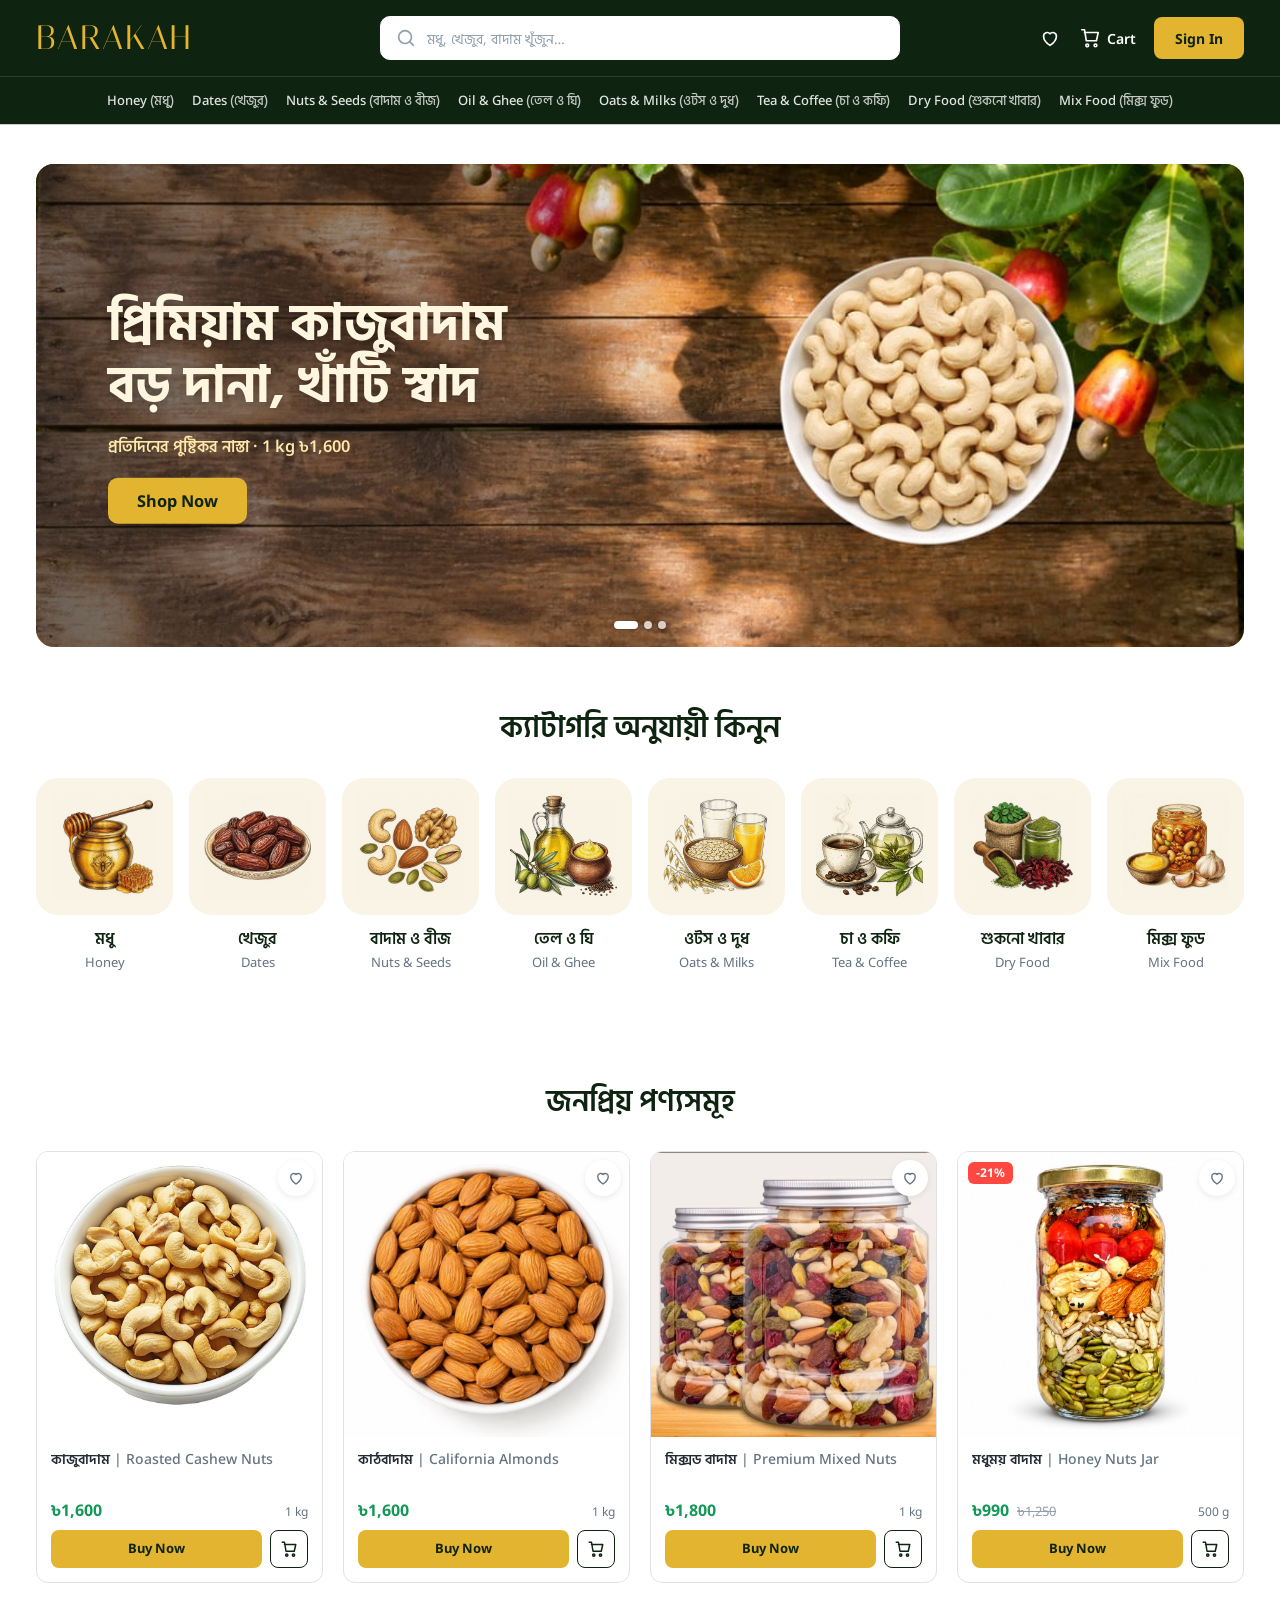
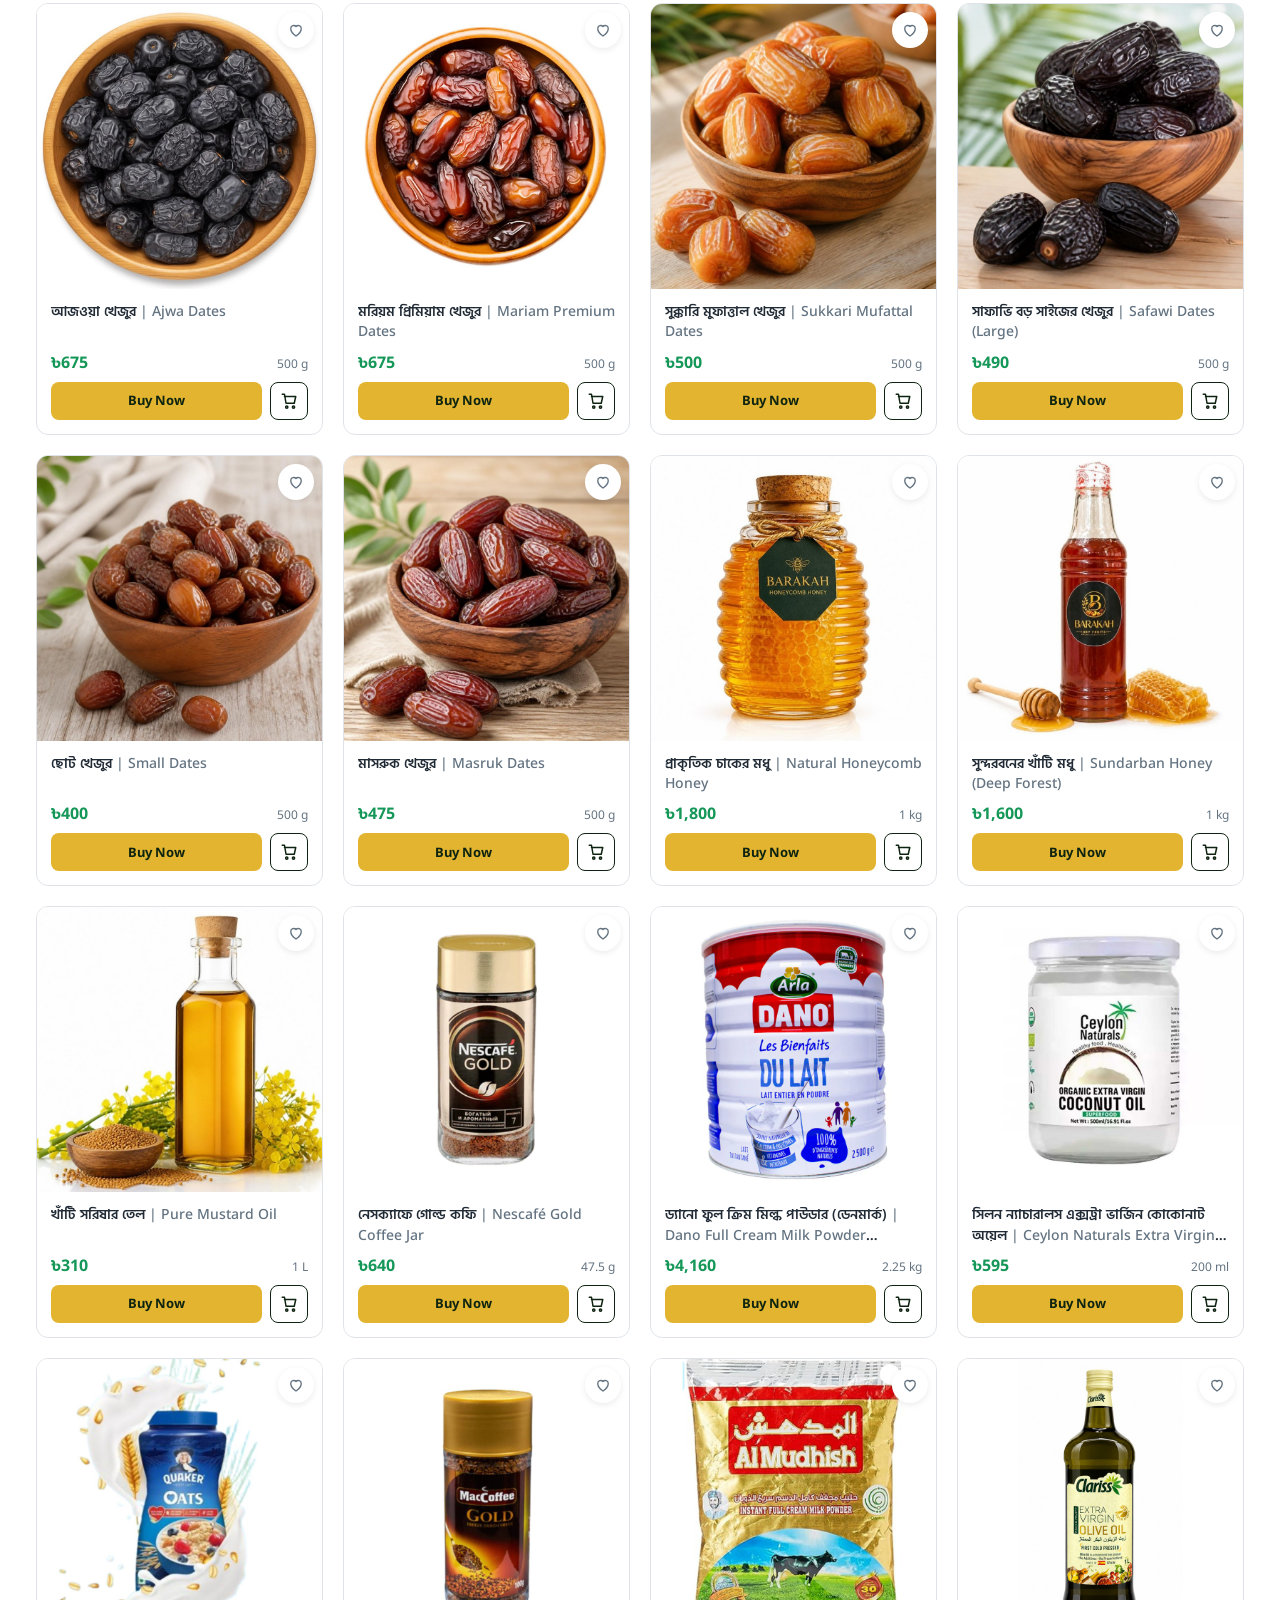
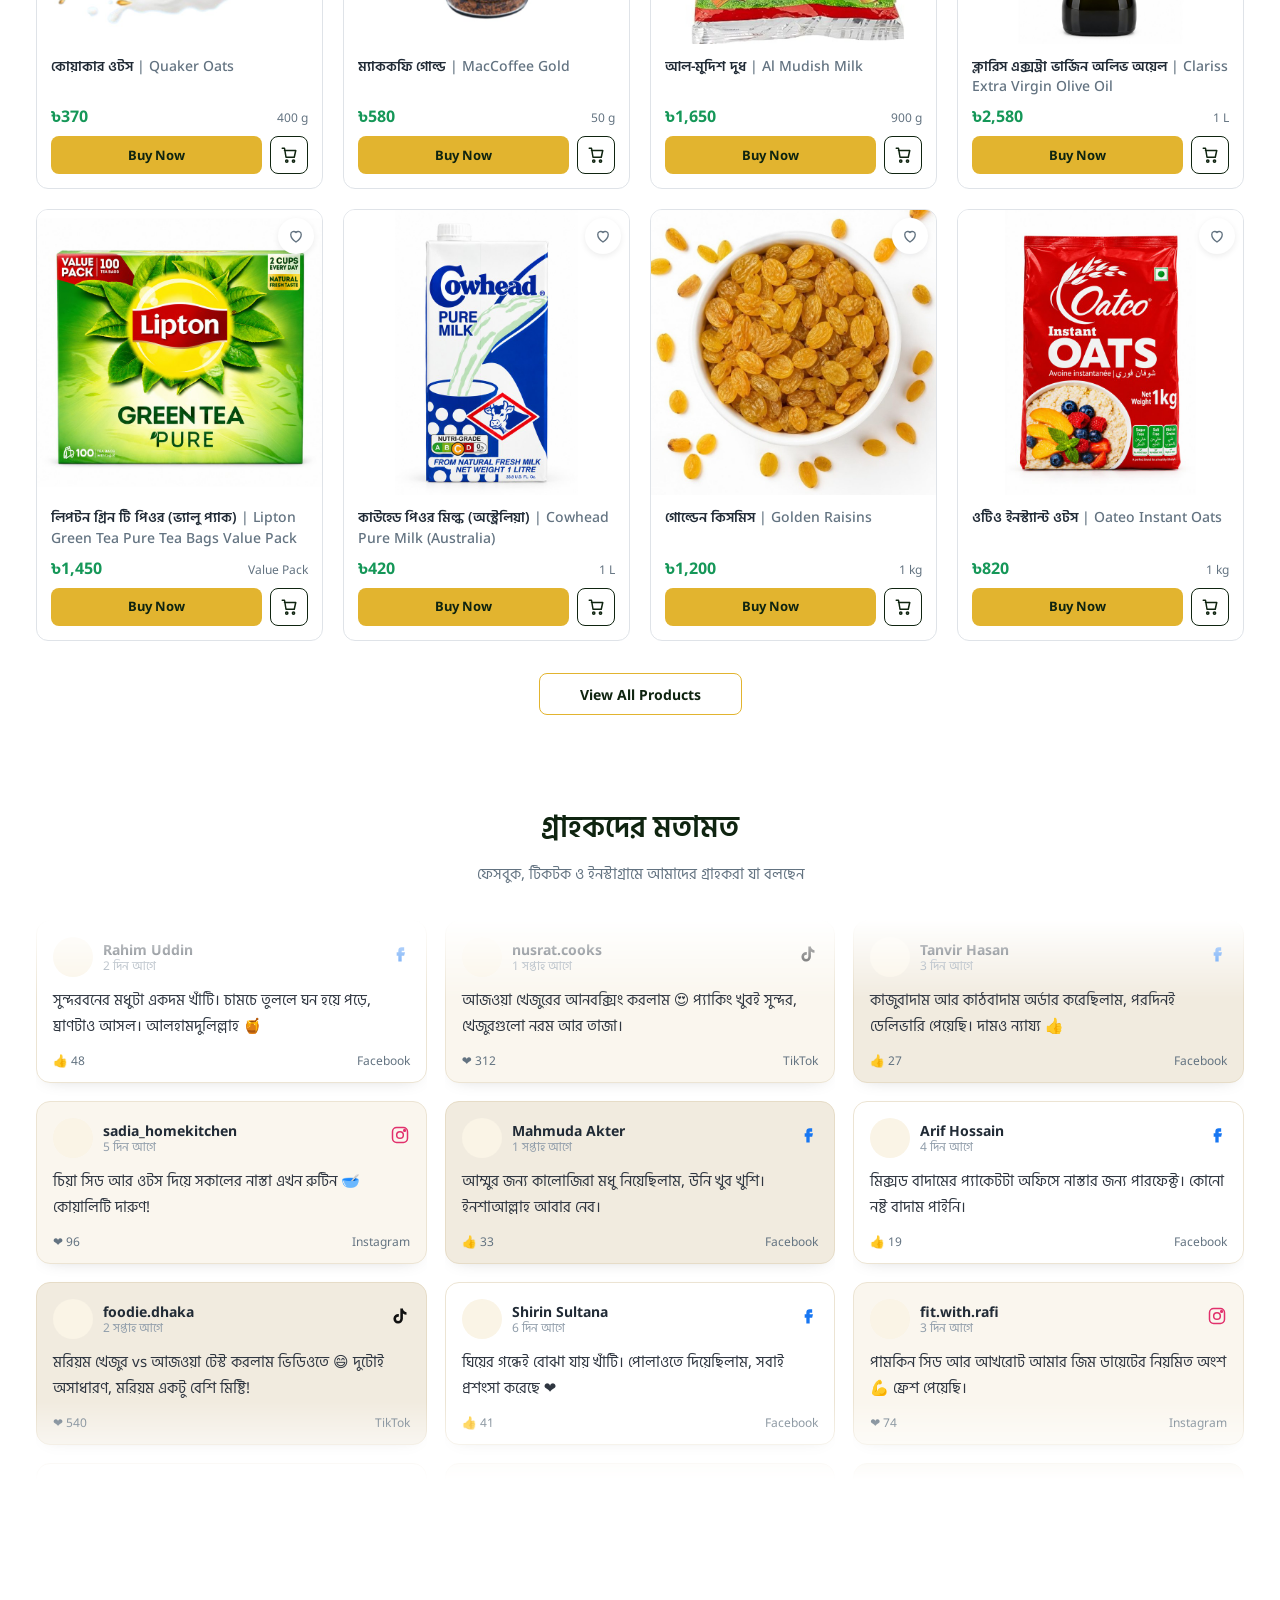
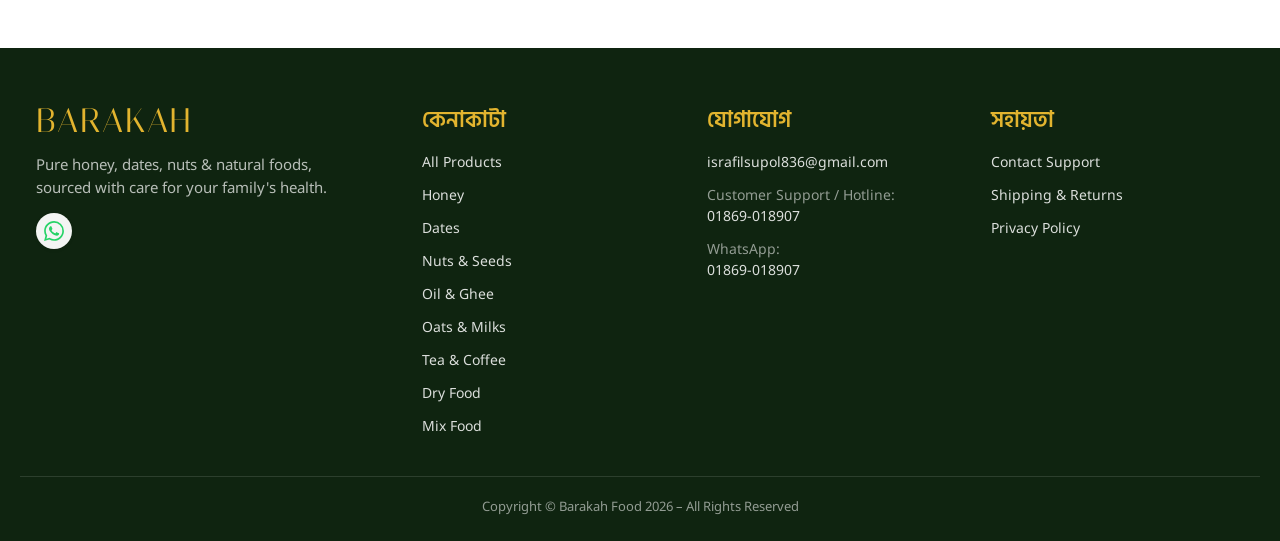
<file: index.html>
<!doctype html>
<html lang="en">
<head>
<meta charset="utf-8">
<meta name="robots" content="noindex, nofollow"><!-- preview only: remove at real launch -->
<meta name="viewport" content="width=device-width, initial-scale=1">
<title>Barakah Food | Natural & Organic Food at the Best Price</title>
<meta name="description" content="Pure honey, dates, nuts, spices and wholesome natural foods delivered to your door.">
<link rel="preconnect" href="https://fonts.googleapis.com">
<link rel="preconnect" href="https://fonts.gstatic.com" crossorigin>
<link href="https://fonts.googleapis.com/css2?family=Noto+Sans:wght@400;500;600;700&family=Hind+Siliguri:wght@400;500;600;700&family=Italiana&display=swap" rel="stylesheet">
<link rel="stylesheet" href="styles.css?v=202610291816">
</head>
<body data-page="home">

<main>
  <!-- ============ HERO ============ -->
  <section class="container hero" aria-label="Barakah offer">
    <div class="hero-grid">
      <!-- main banner: slider (cashew, honey, dates) -->
      <h1 class="sr-only">বারাকাহ: খাঁটি মধু, খেজুর, বাদাম ও প্রাকৃতিক খাবার</h1>
      <div class="hero-banner hero-truck hero-slider" id="heroSlider" role="region" aria-roledescription="carousel" aria-label="বারাকাহ অফার">
        <div class="hs-track">
          <a class="hs-slide" href="product.html?p=cashew-nuts">
            <img class="hs-img" src="images/hero-s-cashew.jpg" srcset="images/hero-s-cashew-800.jpg 800w, images/hero-s-cashew-1200.jpg 1200w, images/hero-s-cashew.jpg 2400w" sizes="(max-width: 1240px) 100vw, 1200px" width="1600" height="592" alt="বাটিভর্তি প্রিমিয়াম কাজুবাদাম" fetchpriority="high" decoding="async">
            <div class="hs-copy hs-copy--left hs-copy--light">
              <span class="hs-rule" aria-hidden="true"><i></i><svg viewBox="0 0 24 24"><path d="M12 20c-4-2-6-6-5-11 4 1 6 4 5 11zM12 20c4-2 6-6 5-11-4 1-6 4-5 11z"/></svg><i></i></span>
              <h2>প্রিমিয়াম কাজুবাদাম<br>বড় দানা, খাঁটি স্বাদ</h2>
              <span class="hs-rule flip" aria-hidden="true"><i></i><svg viewBox="0 0 24 24"><path d="M12 20c-4-2-6-6-5-11 4 1 6 4 5 11zM12 20c4-2 6-6 5-11-4 1-6 4-5 11z"/></svg><i></i></span>
              <p class="hs-sub">প্রতিদিনের পুষ্টিকর নাস্তা · 1 kg ৳1,600</p>
              <span class="hs-btn">Shop Now</span>
            </div>
          </a>
          <a class="hs-slide" href="category.html?c=honey">
            <img class="hs-img" src="images/hero-s-honey.jpg" srcset="images/hero-s-honey-800.jpg 800w, images/hero-s-honey-1200.jpg 1200w, images/hero-s-honey.jpg 2400w" sizes="(max-width: 1240px) 100vw, 1200px" width="1600" height="592" alt="মৌচাক থেকে বয়ামে ঝরে পড়া খাঁটি মধু" loading="lazy" decoding="async">
            <div class="hs-copy hs-copy--left hs-copy--light">
              <span class="hs-rule" aria-hidden="true"><i></i><svg viewBox="0 0 24 24"><path d="M12 20c-4-2-6-6-5-11 4 1 6 4 5 11zM12 20c4-2 6-6 5-11-4 1-6 4-5 11z"/></svg><i></i></span>
              <h2>খাঁটি মধুর<br>প্রাকৃতিক মিষ্টতা</h2>
              <span class="hs-rule flip" aria-hidden="true"><i></i><svg viewBox="0 0 24 24"><path d="M12 20c-4-2-6-6-5-11 4 1 6 4 5 11zM12 20c4-2 6-6 5-11-4 1-6 4-5 11z"/></svg><i></i></span>
              <p class="hs-sub">সুন্দরবন · সরিষা ফুল · লিচু ফুল · কালোজিরা ফুল</p>
              <span class="hs-btn">Shop Now</span>
            </div>
          </a>
          <a class="hs-slide" href="category.html?c=dates">
            <img class="hs-img" src="images/hero-s-dates.jpg" srcset="images/hero-s-dates-800.jpg 800w, images/hero-s-dates-1200.jpg 1200w, images/hero-s-dates.jpg 2400w" sizes="(max-width: 1240px) 100vw, 1200px" width="1600" height="592" alt="বাটিভর্তি রসালো প্রিমিয়াম খেজুর" loading="lazy" decoding="async">
            <div class="hs-copy hs-copy--left hs-copy--light">
              <span class="hs-rule" aria-hidden="true"><i></i><svg viewBox="0 0 24 24"><path d="M12 20c-4-2-6-6-5-11 4 1 6 4 5 11zM12 20c4-2 6-6 5-11-4 1-6 4-5 11z"/></svg><i></i></span>
              <h2>রসালো প্রিমিয়াম খেজুর<br>প্রতিটি দানায় শক্তি</h2>
              <span class="hs-rule flip" aria-hidden="true"><i></i><svg viewBox="0 0 24 24"><path d="M12 20c-4-2-6-6-5-11 4 1 6 4 5 11zM12 20c4-2 6-6 5-11-4 1-6 4-5 11z"/></svg><i></i></span>
              <p class="hs-sub">আজওয়া · মরিয়ম · সুক্কারি · সাফাভি · মাসরুক</p>
              <span class="hs-btn">Shop Now</span>
            </div>
          </a>
        </div>
        <div class="hs-dots" role="tablist" aria-label="স্লাইড বাছাই করুন"></div>
      </div>
    </div>
  </section>

  <!-- ============ SHOP BY CATEGORY ============ -->
  <section class="cat-band" aria-labelledby="catTitle">
    <div class="container">
      <h2 class="section-title center" id="catTitle">ক্যাটাগরি অনুযায়ী কিনুন</h2>
      <div class="cat-tiles" id="categories"></div>
    </div>
  </section>

  <!-- ============ FEATURED PRODUCTS ============ -->
  <section class="container section">
    <h2 class="section-title center">জনপ্রিয় পণ্যসমূহ</h2>
    <div class="products" id="products"></div>
    <div class="center"><a class="btn btn-outline" id="viewMore" href="category.html">View All Products</a></div>
  </section>

  <!-- ============ SOCIAL REVIEWS ============ -->
  <section class="container section social-proof" aria-labelledby="spTitle">
    <h2 class="section-title center" id="spTitle">গ্রাহকদের মতামত</h2>
    <p class="sp-sub">ফেসবুক, টিকটক ও ইনস্টাগ্রামে আমাদের গ্রাহকরা যা বলছেন</p>
    <div class="sp-wall" id="spWall"></div>
  </section>

</main>

<script src="data.js?v=202610291816"></script>
<script src="common.js?v=202610291816"></script>
<script src="home.js?v=202610291816"></script>
</body>
</html>
</file>
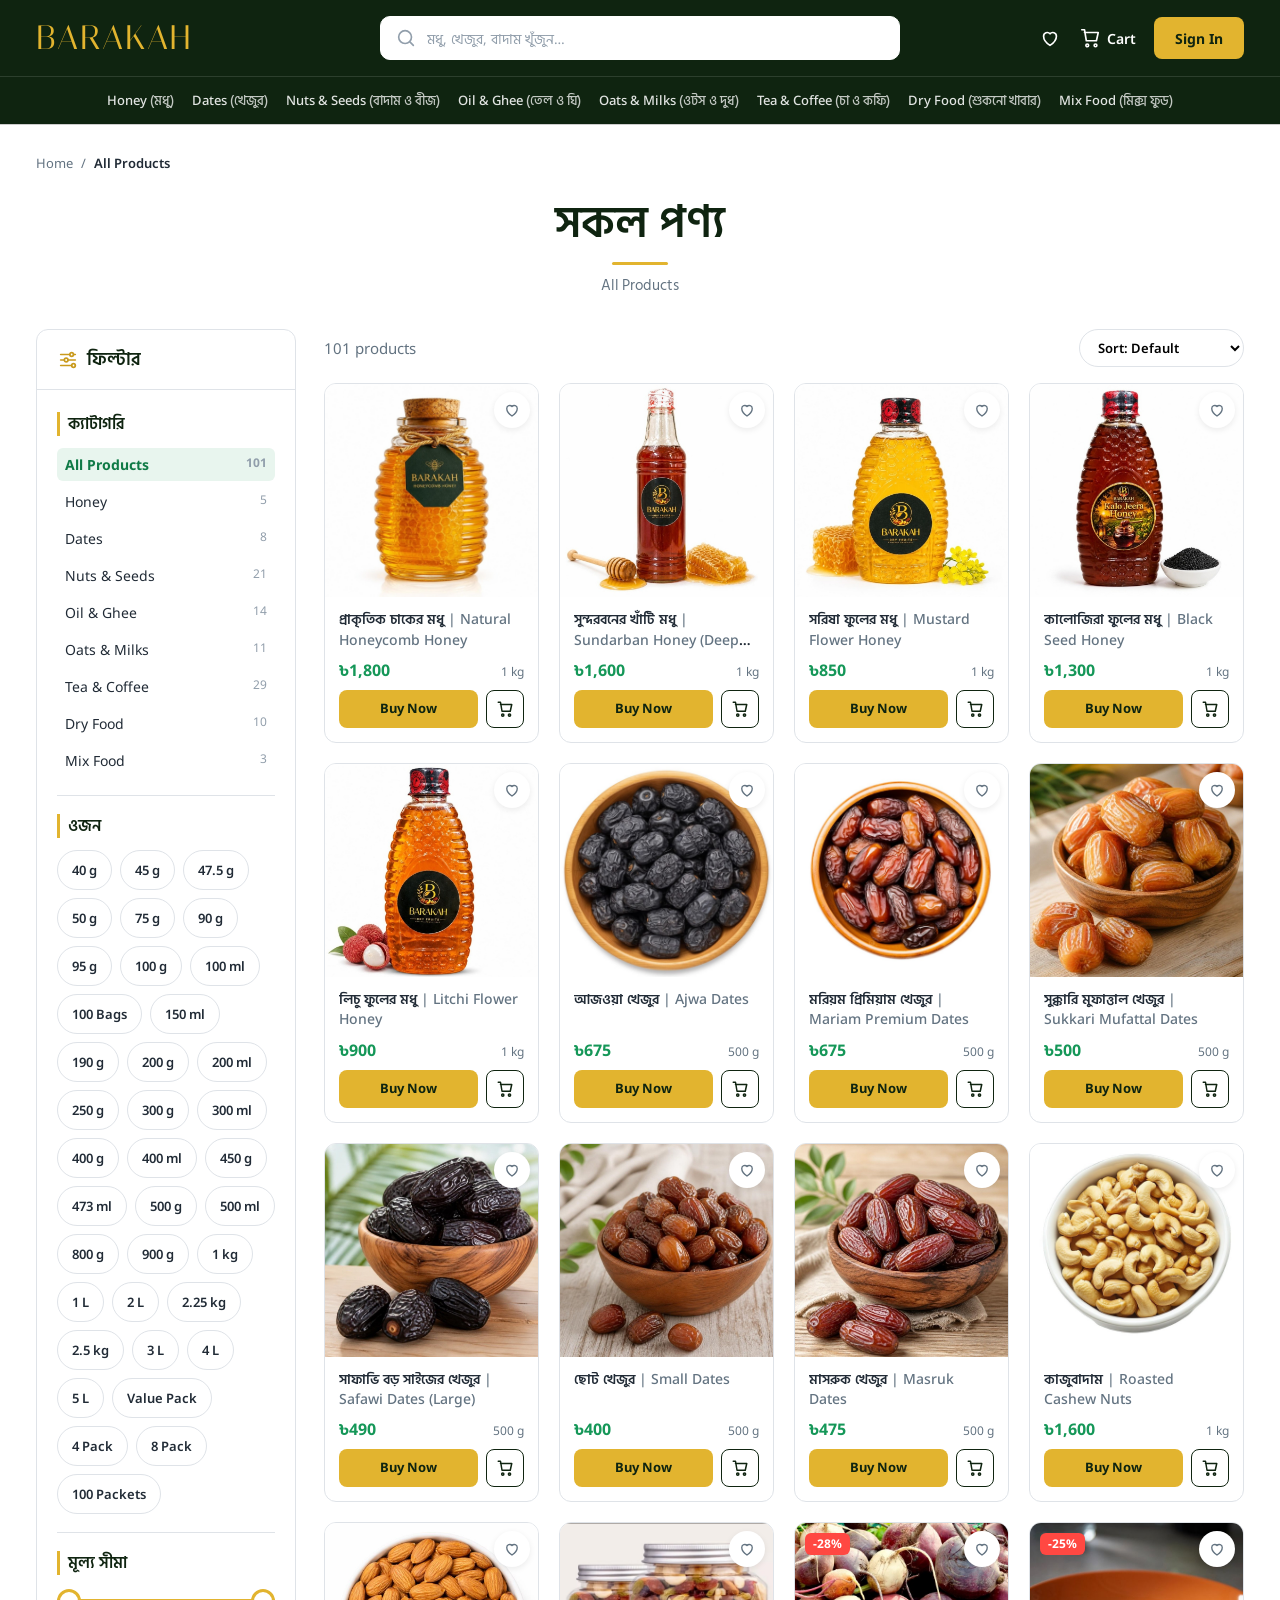
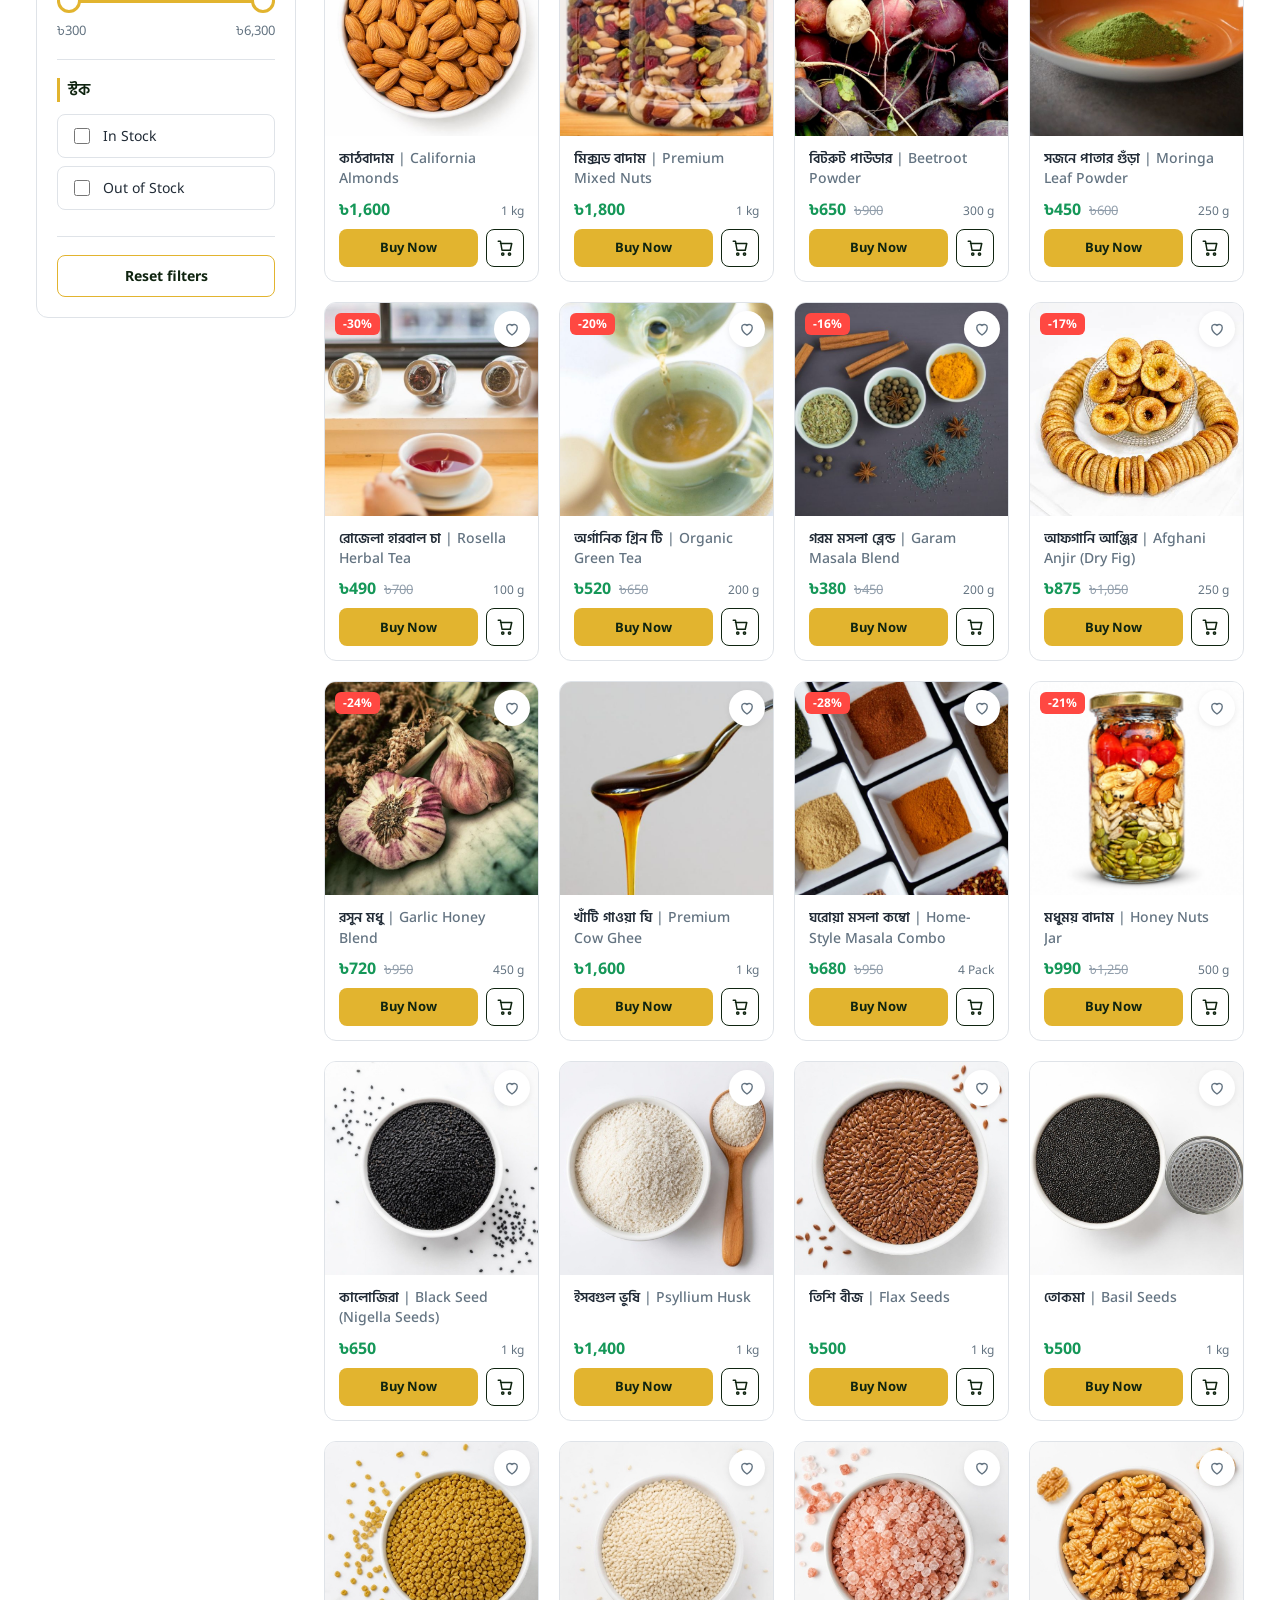
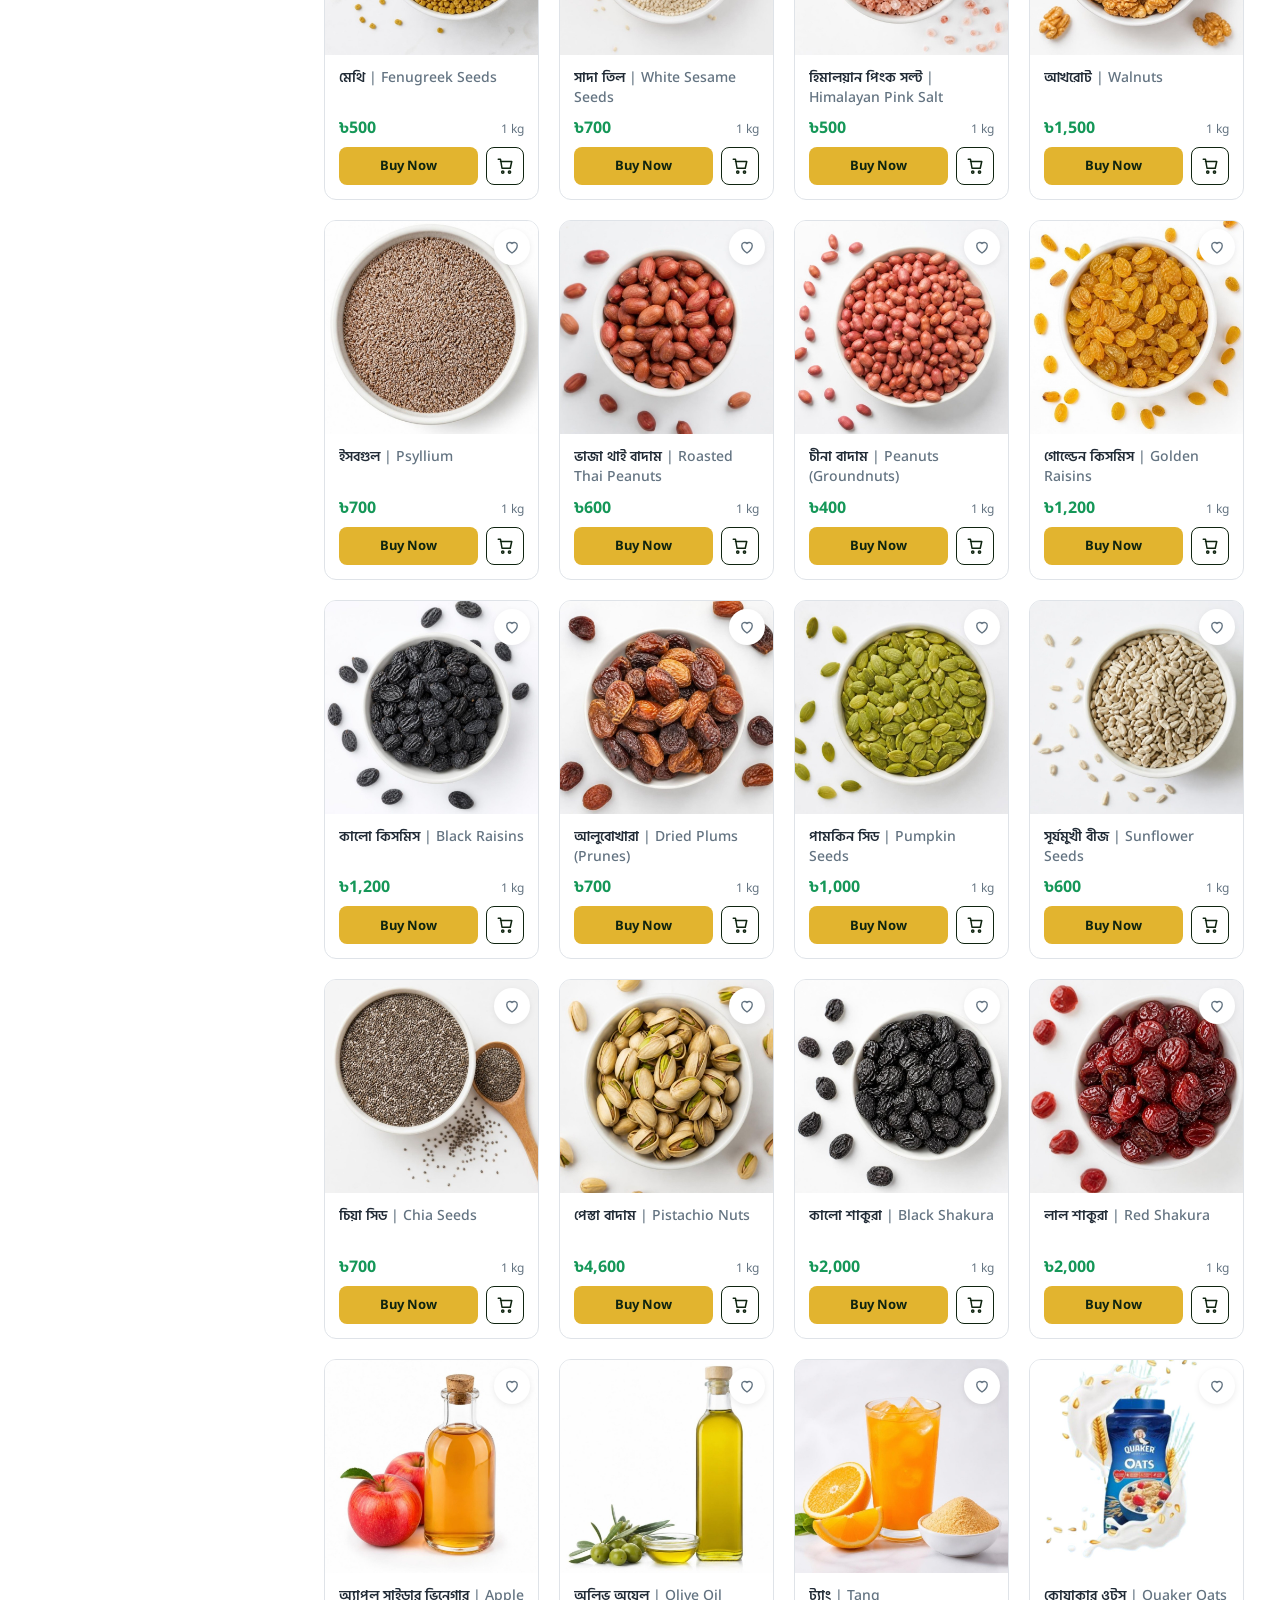
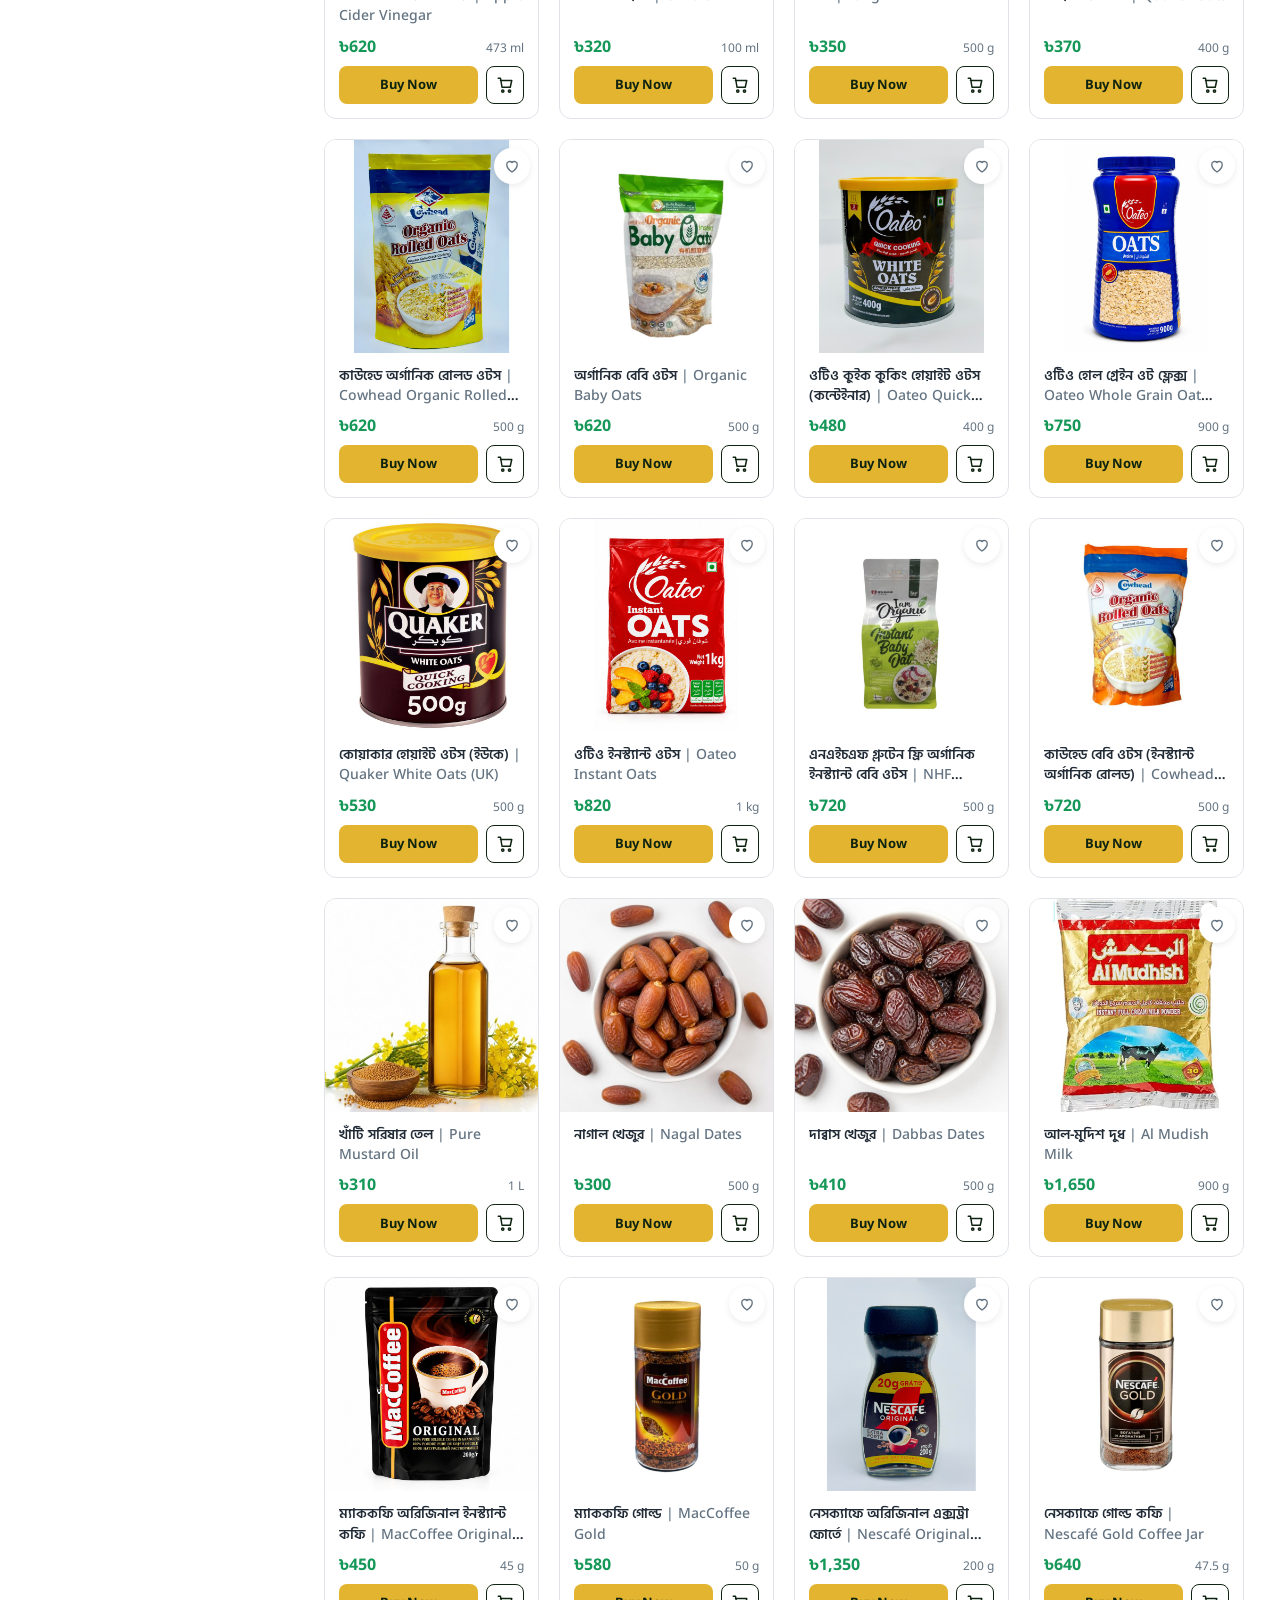
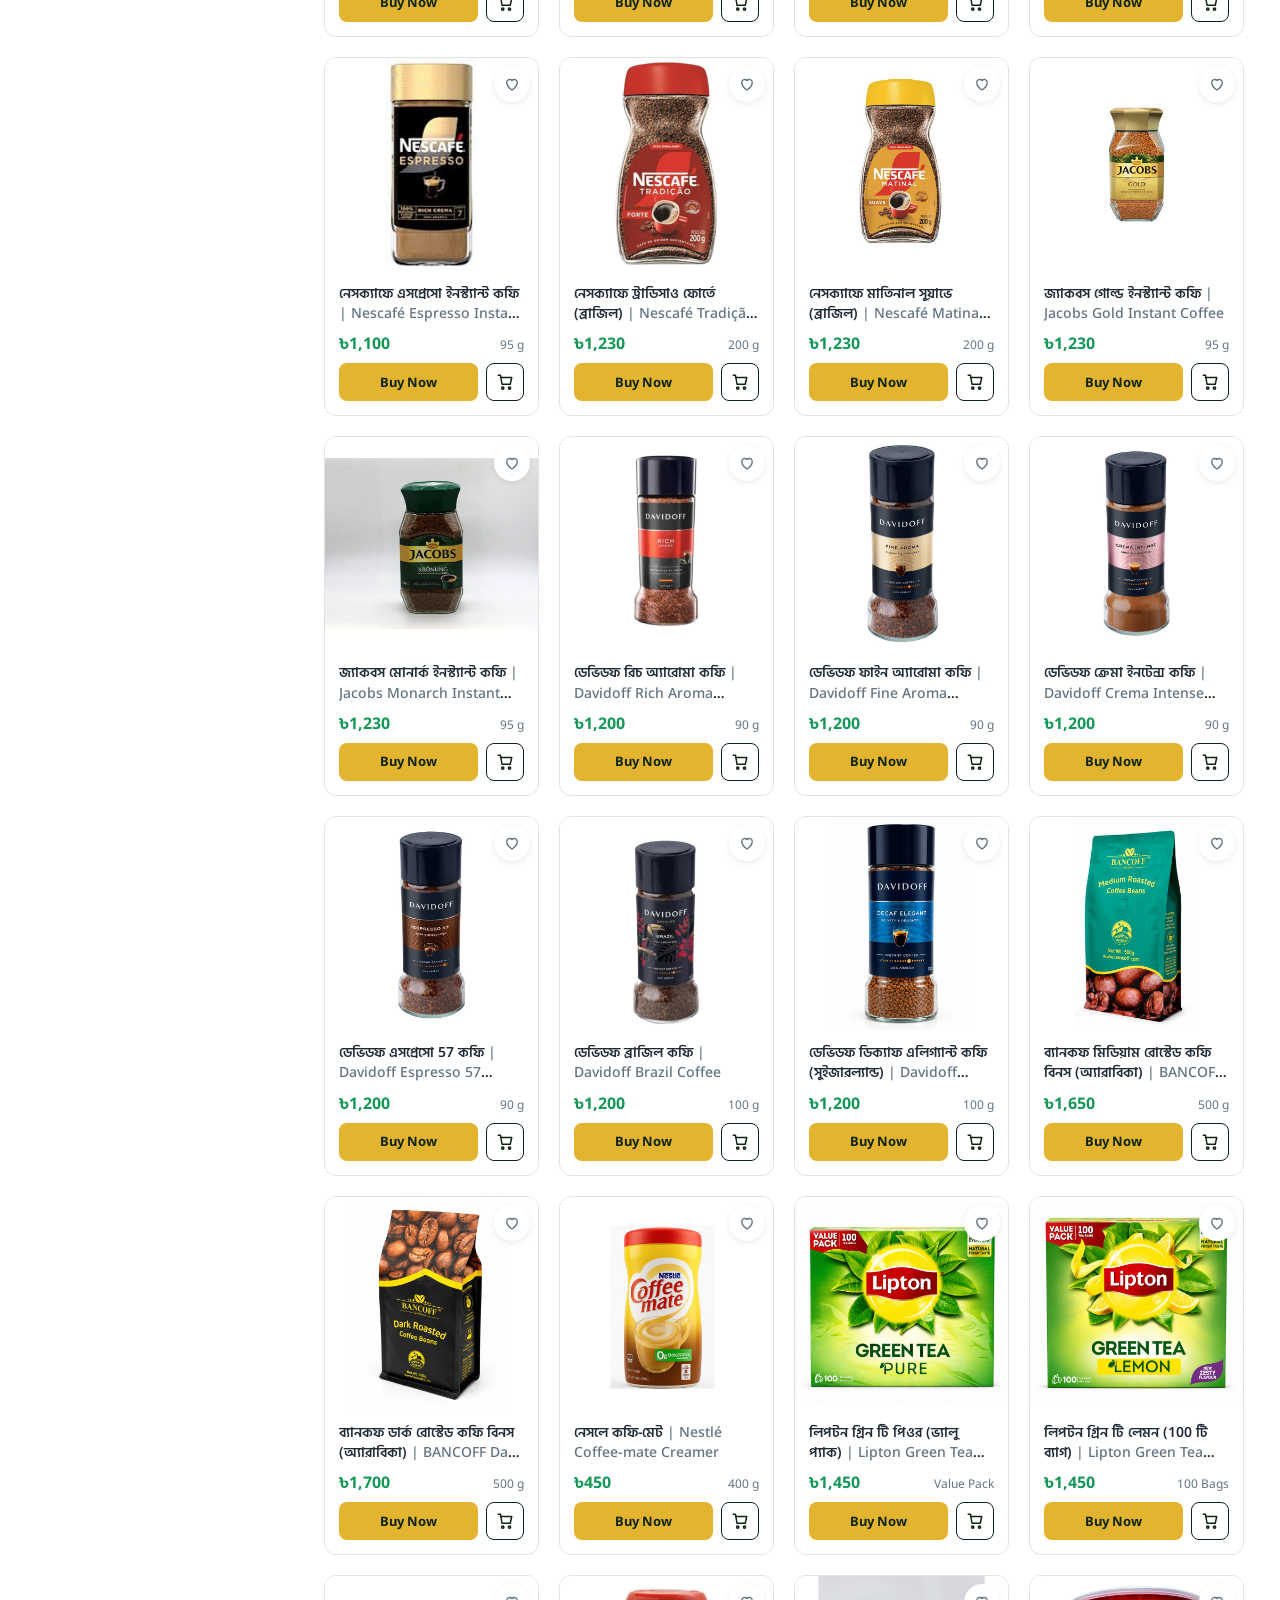
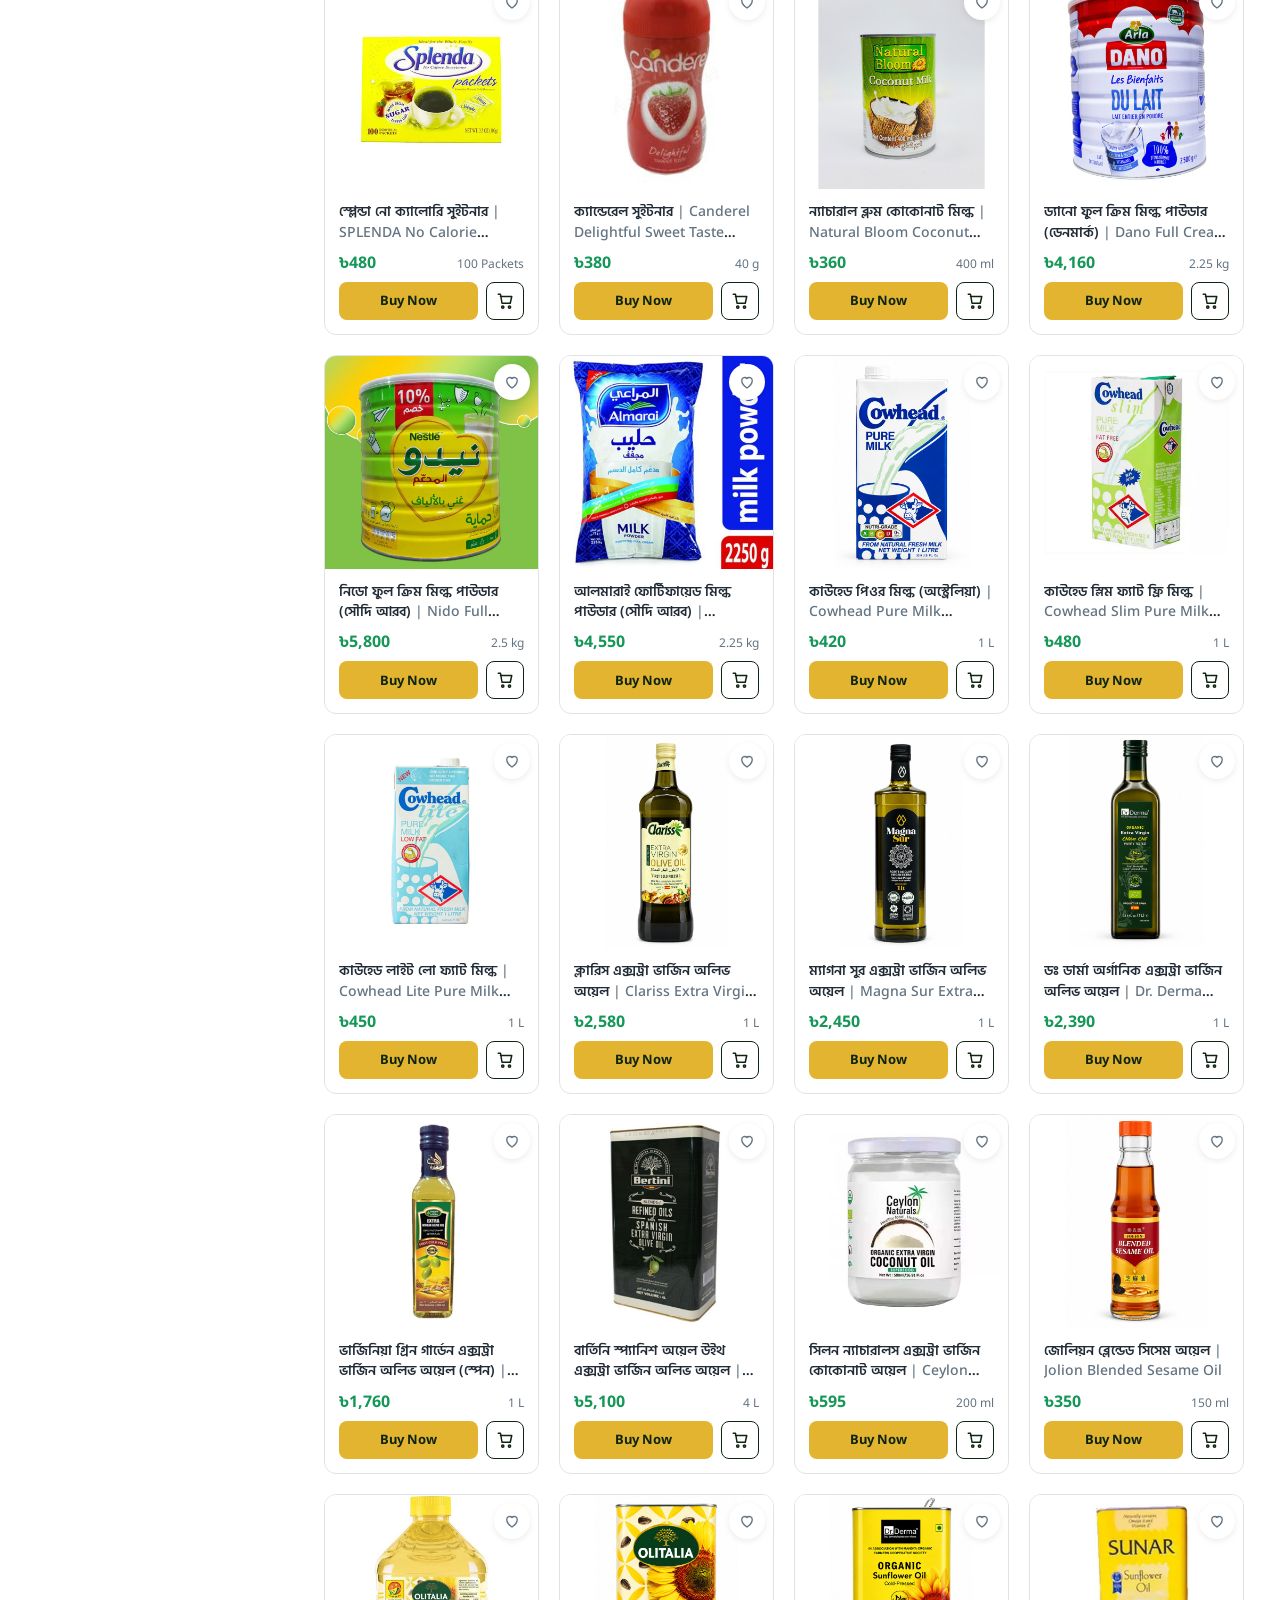
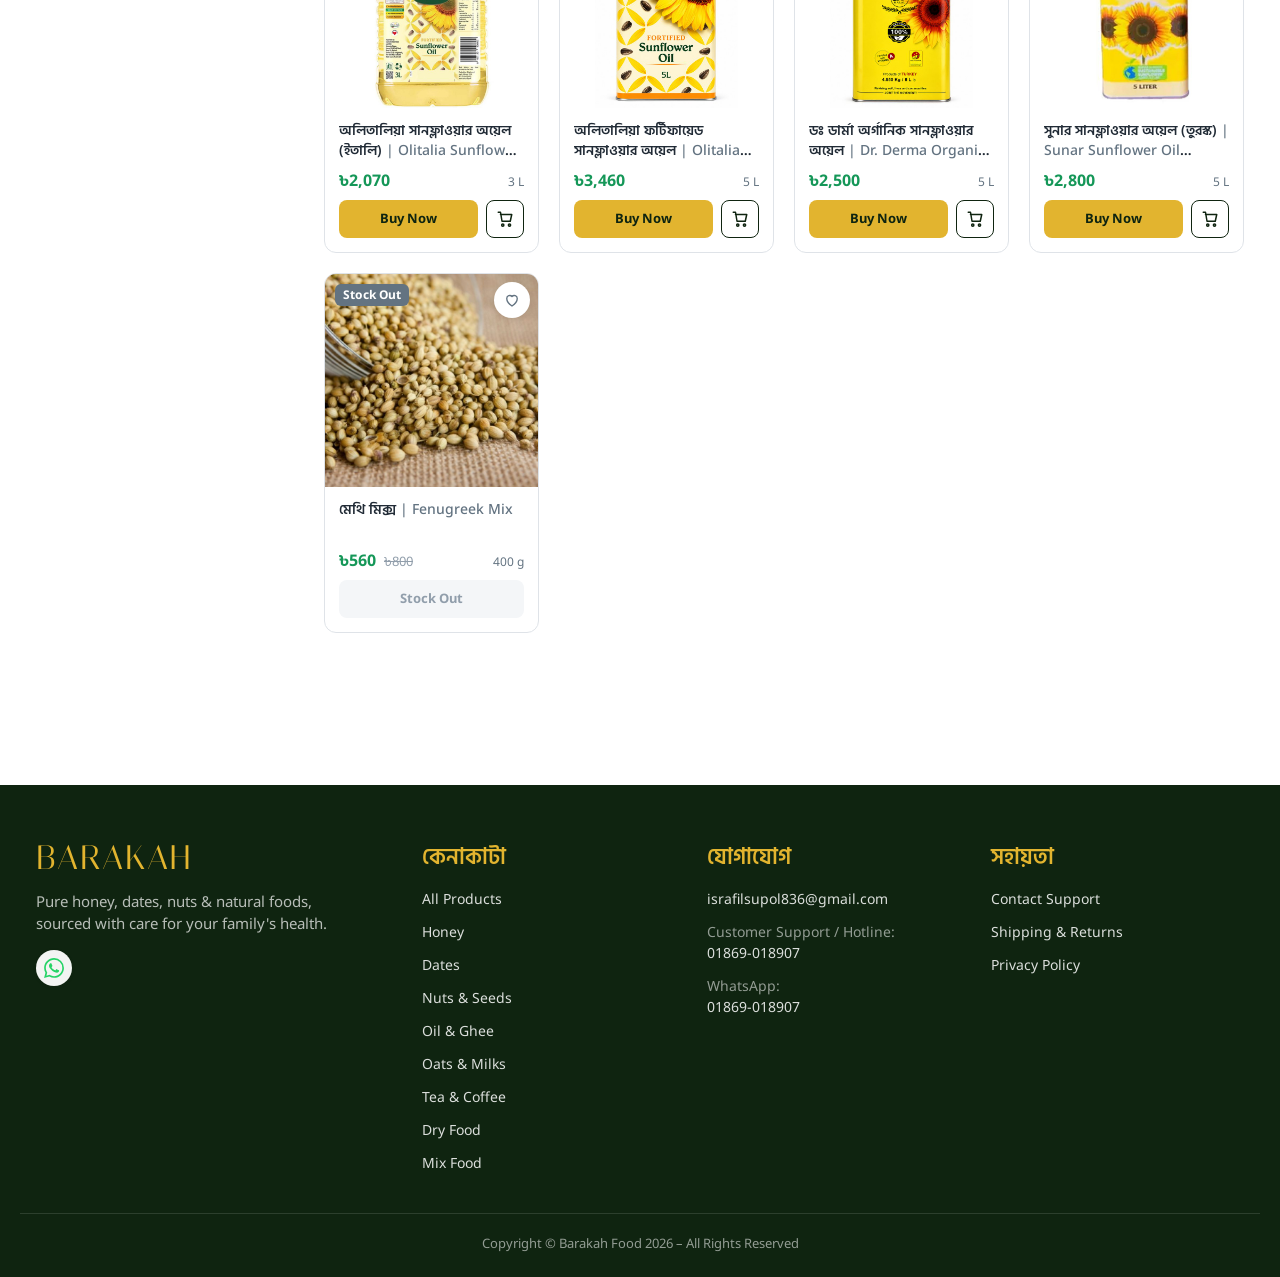
<file: category.html>
<!doctype html>
<html lang="en">
<head>
<meta charset="utf-8">
<meta name="robots" content="noindex, nofollow"><!-- preview only: remove at real launch -->
<meta name="viewport" content="width=device-width, initial-scale=1">
<title>Shop | Barakah</title>
<meta name="description" content="Shop pure honey, dates, nuts, seeds and natural foods from Barakah.">
<link rel="preconnect" href="https://fonts.googleapis.com">
<link rel="preconnect" href="https://fonts.gstatic.com" crossorigin>
<link href="https://fonts.googleapis.com/css2?family=Noto+Sans:wght@400;500;600;700&family=Hind+Siliguri:wght@400;500;600;700&family=Italiana&display=swap" rel="stylesheet">
<link rel="stylesheet" href="styles.css?v=202610291816">
</head>
<body data-page="category">

<main class="container shop">
  <nav class="breadcrumb" aria-label="Breadcrumb" id="breadcrumb"></nav>
  <header class="page-head">
    <h1 class="page-title" id="pageTitle"></h1>
    <p class="page-sub" id="pageSub"></p>
  </header>

  <div class="shop-layout">
    <aside class="filters" id="filters" aria-label="Filters">
      <div class="filters-head">
        <svg viewBox="0 0 24 24"><path d="M4 6h10M18 6h2M4 12h4M12 12h8M4 18h12M20 18h0"/><circle cx="16" cy="6" r="2"/><circle cx="10" cy="12" r="2"/><circle cx="18" cy="18" r="2"/></svg>
        <span>ফিল্টার</span>
        <button class="icon-btn filters-close" type="button" aria-label="Close filters" id="closeFilters"><svg viewBox="0 0 24 24"><path d="M6 6l12 12M18 6 6 18"/></svg></button>
      </div>
      <div class="filter-group">
        <h4>ক্যাটাগরি</h4>
        <div class="filter-cats" id="filterCats"></div>
      </div>
      <div class="filter-group">
        <h4>ওজন</h4>
        <div class="chips" id="weightChips"></div>
      </div>
      <div class="filter-group">
        <h4>মূল্য সীমা</h4>
        <div class="range" id="priceRange">
          <div class="range-track"><span id="rangeFill"></span></div>
          <input type="range" id="priceMin" aria-label="Minimum price">
          <input type="range" id="priceMax" aria-label="Maximum price">
        </div>
        <div class="range-values"><span id="priceMinLabel"></span><span id="priceMaxLabel"></span></div>
      </div>
      <div class="filter-group">
        <h4>স্টক</h4>
        <label class="check"><input type="checkbox" value="in" id="availIn"> In Stock</label>
        <label class="check"><input type="checkbox" value="out" id="availOut"> Out of Stock</label>
      </div>
      <button class="btn btn-outline btn-block" type="button" id="resetFilters">Reset filters</button>
      <div class="filters-apply"><button class="btn btn-primary btn-block" type="button" id="applyFilters">Show Results</button></div>
    </aside>

    <section class="shop-main" aria-label="Products">
      <div class="shop-bar">
        <span class="muted" id="resultCount"></span>
        <div class="shop-bar-actions">
          <button class="btn btn-outline filter-toggle" type="button" id="openFilters">Filter</button>
          <label class="sort">
            <span class="sr-only">Sort products</span>
            <select id="sort">
              <option value="default">Sort: Default</option>
              <option value="price-asc">Price: Low to High</option>
              <option value="price-desc">Price: High to Low</option>
              <option value="discount">Biggest Discount</option>
              <option value="name">Name: A to Z</option>
            </select>
          </label>
        </div>
      </div>
      <div class="products" id="grid"></div>
    </section>
  </div>
</main>

<script src="data.js?v=202610291816"></script>
<script src="common.js?v=202610291816"></script>
<script src="category.js?v=202610291816"></script>
</body>
</html>
</file>
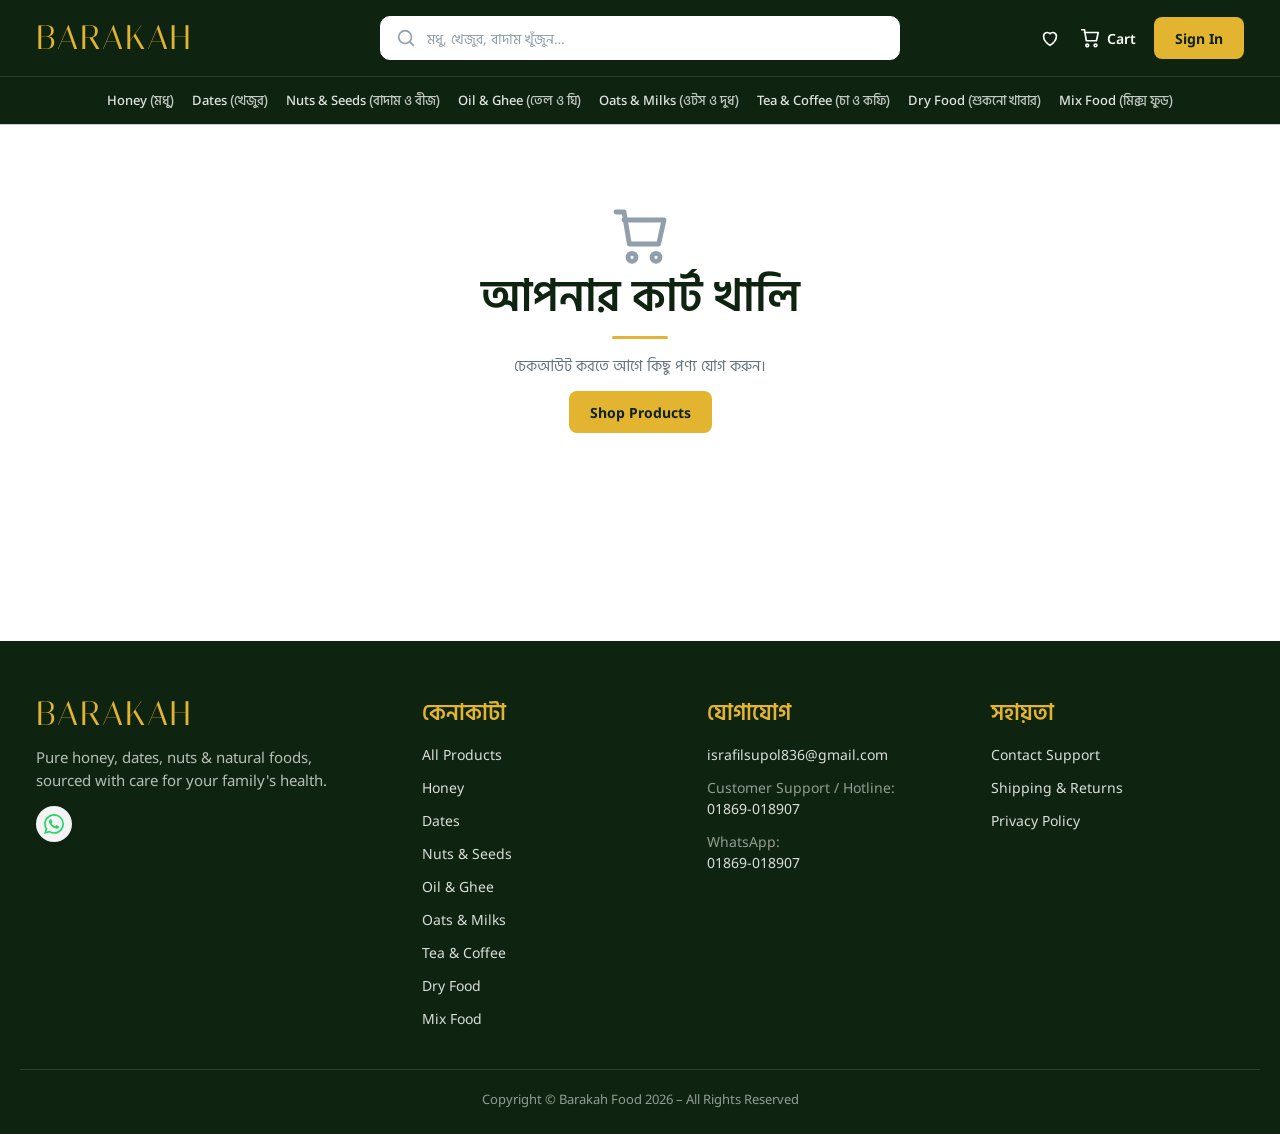
<file: checkout.html>
<!doctype html>
<html lang="bn">
<head>
<meta charset="utf-8">
<meta name="viewport" content="width=device-width, initial-scale=1">
<title>Checkout | Barakah</title>
<meta name="robots" content="noindex">
<link rel="preconnect" href="https://fonts.googleapis.com">
<link rel="preconnect" href="https://fonts.gstatic.com" crossorigin>
<link href="https://fonts.googleapis.com/css2?family=Noto+Sans:wght@400;500;600;700&family=Hind+Siliguri:wght@400;500;600;700&family=Italiana&display=swap" rel="stylesheet">
<link rel="stylesheet" href="styles.css?v=202610291816">
</head>
<body data-page="checkout">

<main class="container checkout" id="checkoutPage">
  <nav class="breadcrumb" aria-label="Breadcrumb"><a href="index.html">Home</a><span>/</span><span aria-current="page">Checkout</span></nav>
  <h1 class="page-title co-title">চেকআউট</h1>

  <form class="co-grid" id="coForm" novalidate>
    <section class="co-card co-details" aria-labelledby="shipTitle">
      <h2 id="shipTitle">ডেলিভারি তথ্য</h2>
      <p class="co-hint">অর্ডার কনফার্ম করতে আপনার নাম, মোবাইল নম্বর ও ঠিকানা দিন।</p>

      <label class="field">
        <span>আপনার নাম <em>*</em></span>
        <input type="text" name="name" autocomplete="name" required placeholder="যেমন: রহিম উদ্দিন">
        <small class="err"></small>
      </label>
      <label class="field">
        <span>মোবাইল নম্বর <em>*</em></span>
        <input type="tel" name="phone" autocomplete="tel" inputmode="numeric" required placeholder="01XXXXXXXXX" maxlength="14">
        <small class="err"></small>
      </label>
      <label class="field">
        <span>সম্পূর্ণ ঠিকানা <em>*</em></span>
        <textarea name="address" rows="3" autocomplete="street-address" required placeholder="বাসা/রোড নং, এলাকা, থানা, জেলা"></textarea>
        <small class="err"></small>
      </label>

      <fieldset class="field">
        <legend>ডেলিভারি এলাকা <em>*</em></legend>
        <div class="opt-row" id="zones"></div>
      </fieldset>

      <label class="field">
        <span>অর্ডার নোট (ঐচ্ছিক)</span>
        <textarea name="note" rows="2" placeholder="বিশেষ কোনো নির্দেশনা থাকলে লিখুন"></textarea>
      </label>
    </section>

    <aside class="co-card co-summary" aria-labelledby="sumTitle">
      <h2 id="sumTitle">আপনার অর্ডার</h2>
      <div id="coItems"></div>
      <dl class="co-totals">
        <div><dt>সাবটোটাল</dt><dd id="coSub">৳0</dd></div>
        <div><dt>ডেলিভারি চার্জ</dt><dd id="coShip">৳0</dd></div>
        <div class="grand"><dt>সর্বমোট</dt><dd id="coTotal">৳0</dd></div>
      </dl>

      <fieldset class="field pay">
        <legend>পেমেন্ট পদ্ধতি</legend>
        <label class="pay-opt">
          <input type="radio" name="pay" value="cod" checked>
          <span class="pay-box">
            <b>ক্যাশ অন ডেলিভারি</b>
            <small>পণ্য হাতে পেয়ে টাকা পরিশোধ করুন</small>
          </span>
        </label>
        <!-- bKash is switched off for now (Cash on Delivery only). Remove style="display:none" to turn it back on. -->
        <label class="pay-opt" style="display:none">
          <input type="radio" name="pay" value="bkash" disabled>
          <span class="pay-box">
            <b><span class="bkash-mark">bKash</span> বিকাশ</b>
            <small>বিকাশে আগে পেমেন্ট করুন</small>
          </span>
        </label>
        <div class="bkash-panel" id="bkashPanel" hidden>
          <ol>
            <li>বিকাশ অ্যাপ থেকে <b>Send Money</b> করুন এই নম্বরে: <b class="bk-num" id="bkNum"></b></li>
            <li>পরিমাণ: <b id="bkAmt">৳0</b></li>
            <li>যে নম্বর থেকে পাঠিয়েছেন এবং ট্রানজেকশন আইডি নিচে লিখুন</li>
          </ol>
          <label class="field">
            <span>বিকাশ নম্বর <em>*</em></span>
            <input type="tel" name="bkashFrom" inputmode="numeric" placeholder="01XXXXXXXXX" maxlength="14">
            <small class="err"></small>
          </label>
          <label class="field">
            <span>ট্রানজেকশন আইডি (TrxID) <em>*</em></span>
            <input type="text" name="trxid" placeholder="যেমন: 9A7B6C5D4E" maxlength="20" autocapitalize="characters">
            <small class="err"></small>
          </label>
        </div>
      </fieldset>

      <button type="submit" class="btn btn-primary btn-block co-submit" id="coSubmit">Confirm Order</button>
      <p class="co-safe">🔒 আপনার তথ্য শুধুমাত্র ডেলিভারির জন্য ব্যবহার করা হবে</p>
    </aside>
  </form>
</main>

<script src="data.js?v=202610291816"></script>
<script src="common.js?v=202610291816"></script>
<script src="checkout.js?v=202610291816"></script>
</body>
</html>
</file>
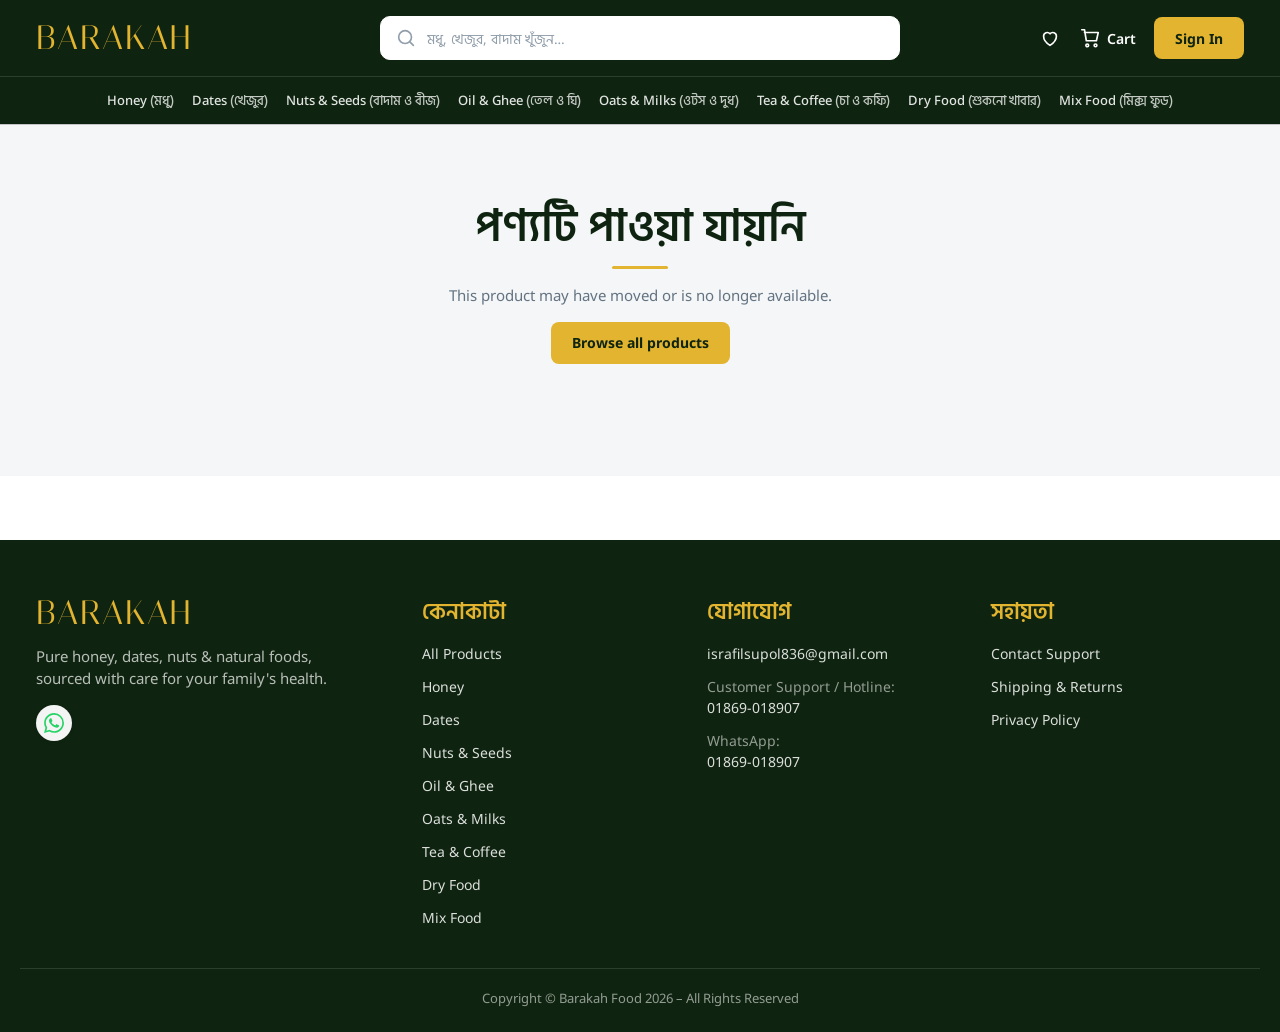
<file: product.html>
<!doctype html>
<html lang="en">
<head>
<meta charset="utf-8">
<meta name="robots" content="noindex, nofollow"><!-- preview only: remove at real launch -->
<meta name="viewport" content="width=device-width, initial-scale=1">
<title>Product | Barakah</title>
<meta name="description" content="Pure, natural food from Barakah, delivered to your door.">
<link rel="preconnect" href="https://fonts.googleapis.com">
<link rel="preconnect" href="https://fonts.gstatic.com" crossorigin>
<link href="https://fonts.googleapis.com/css2?family=Noto+Sans:wght@400;500;600;700&family=Hind+Siliguri:wght@400;500;600;700&family=Italiana&display=swap" rel="stylesheet">
<link rel="stylesheet" href="styles.css?v=202610291816">
</head>
<body data-page="product">

<main id="productPage" class="pd"></main>

<script src="data.js?v=202610291816"></script>
<script src="common.js?v=202610291816"></script>
<script src="product.js?v=202610291816"></script>
</body>
</html>
</file>
<file: styles.css>
:root {
  --green: #159758;
  --green-dark: #0f7a46;
  --green-soft: #e8f5ee;
  --green-bg: #f1f8f5;
  --text: #212b36;
  --text-2: #637381;
  --text-3: #919eab;
  --border: #dfe3e8;
  --surface: #ffffff;
  --grey-bg: #f4f6f8;
  --red: #ff4842;
  --brand-dark: #0f2410;
  --gold: #e2b42f;
  --gold-dark: #c99a1c;
  --gold-soft: #fbf1d3;
  --gold-tint: #faf4e6; /* very light warm gold for soft panels */
  --font-head: "Hind Siliguri", "Noto Sans", system-ui, sans-serif; /* same lettering as the hero banner */
  --radius: 12px;
  --shadow: 0 1px 2px rgba(145,158,171,.2), 0 8px 24px -4px rgba(145,158,171,.18);
}

* { box-sizing: border-box; }
html { scroll-behavior: smooth; }
body {
  margin: 0;
  font-family: "Noto Sans", "Hind Siliguri", system-ui, sans-serif; /* English in Noto Sans, Bangla in Hind Siliguri */
  color: var(--text);
  background: var(--surface);
  font-size: 15px;
  line-height: 1.5;
  -webkit-font-smoothing: antialiased;
}
a { color: inherit; text-decoration: none; }
button { font: inherit; cursor: pointer; }
svg { width: 22px; height: 22px; fill: none; stroke: currentColor; stroke-width: 1.8; stroke-linecap: round; stroke-linejoin: round; flex-shrink: 0; }
.container { width: 100%; max-width: 1240px; margin: 0 auto; padding: 0 16px; }
.center { text-align: center; }
.muted { color: var(--text-2); }

/* ---------- Buttons ---------- */
.btn {
  display: inline-flex; align-items: center; justify-content: center; gap: 8px;
  height: 42px; padding: 0 20px; border-radius: 8px; border: 1px solid transparent;
  font-weight: 700; font-size: 14px; transition: .2s; white-space: nowrap;
}
.btn-primary, .btn-gold { background: var(--gold); color: var(--brand-dark); }
.btn-primary:hover, .btn-gold:hover { background: var(--gold-dark); }
.btn-outline { background: #fff; border-color: var(--gold); color: var(--brand-dark); padding: 0 40px; }
.btn-outline:hover { background: var(--gold-soft); }
.btn-block { width: 100%; }
.icon-btn { background: none; border: 0; padding: 8px; border-radius: 50%; color: var(--text); display: inline-flex; }
.icon-btn:hover { background: var(--grey-bg); }

/* ---------- Header ---------- */
.site-header { background: var(--brand-dark); color: #fff; position: sticky; top: 0; z-index: 50; box-shadow: 0 1px 0 rgba(0,0,0,.2); }
.site-header .icon-btn { color: #fff; }
.site-header .icon-btn:hover { background: rgba(255,255,255,.1); }
.header-top { display: flex; align-items: center; gap: 24px; height: 76px; }
.menu-btn { display: none; }
.logo { display: flex; align-items: center; gap: 10px; }
.logo-word { font-family: "Italiana", Georgia, serif; font-size: 34px; letter-spacing: .06em; line-height: 1; color: var(--gold); }
.logo-word.dark { color: var(--brand-dark); font-size: 30px; }
.search { flex: 1; max-width: 420px; display: flex; align-items: center; gap: 8px; height: 44px; padding: 0 14px; background: #fff; border: 1px solid #fff; border-radius: 10px; color: var(--text-3); transition: .2s; margin-left: auto; }
.search:focus-within { border-color: var(--gold); box-shadow: 0 0 0 3px rgba(226,180,47,.35); }
.search input { flex: 1; border: 0; outline: 0; background: none; font: inherit; color: var(--text); min-width: 0; }
.search input::placeholder { color: var(--text-3); }
.search { position: relative; }
.search input::-webkit-search-cancel-button { cursor: pointer; }
.suggest { position: absolute; top: calc(100% + 8px); left: 0; right: 0; z-index: 70; background: #fff; border-radius: 12px; box-shadow: 0 18px 40px -12px rgba(0,0,0,.35), 0 0 0 1px rgba(0,0,0,.05); overflow: hidden; color: var(--text); max-height: min(70vh, 520px); overflow-y: auto; }
.suggest-cats { display: flex; flex-wrap: wrap; gap: 6px; padding: 12px 12px 6px; }
.suggest-cats a { font-size: 13px; padding: 4px 12px; border-radius: 20px; background: var(--gold-soft); color: var(--brand-dark); font-weight: 600; }
.suggest-cats a span { font-weight: 400; color: var(--text-2); }
.suggest-cats a:hover { background: var(--gold); }
.suggest-item { display: flex; align-items: center; gap: 12px; padding: 8px 12px; }
.suggest-item img { width: 44px; height: 44px; border-radius: 8px; object-fit: cover; flex-shrink: 0; }
.suggest-name { flex: 1; min-width: 0; display: flex; flex-direction: column; }
.suggest-name b { font-weight: 600; font-size: 14px; }
.suggest-name small { color: var(--text-2); font-size: 12px; white-space: nowrap; overflow: hidden; text-overflow: ellipsis; }
.suggest-price { color: var(--green); font-weight: 700; font-size: 14px; white-space: nowrap; }
.suggest-price em { color: var(--red); font-style: normal; font-weight: 600; font-size: 12px; }
.suggest-item:hover, .suggest-item.active { background: var(--grey-bg); }
.suggest-all { display: block; padding: 12px; text-align: center; font-size: 14px; font-weight: 700; color: var(--brand-dark); border-top: 1px solid var(--border); }
.suggest-all:hover { background: var(--gold-soft); }
.suggest-empty { margin: 0; padding: 18px; text-align: center; color: var(--text-2); font-size: 14px; }
.suggest-empty a { color: var(--green); font-weight: 600; }
.header-actions { display: flex; align-items: center; gap: 18px; }
.action-link { white-space: nowrap; display: flex; align-items: center; gap: 6px; background: none; border: 0; color: #fff; font-weight: 600; font-size: 14px; position: relative; padding: 0; }
.action-link:hover { color: var(--gold); }
.cart-count { position: absolute; top: -8px; left: 14px; background: var(--red); color: #fff; font-size: 10px; font-weight: 700; min-width: 18px; height: 18px; border-radius: 9px; display: grid; place-items: center; padding: 0 4px; }
.cart-count.bump { animation: bump .4s; }
@keyframes bump { 50% { transform: scale(1.4); } }

.category-bar { border-top: 1px solid rgba(255,255,255,.12); height: 48px; }
.cat-scroll { display: flex; gap: 32px; align-items: center; height: 100%; overflow-x: auto; scrollbar-width: none; }
.cat-scroll::-webkit-scrollbar { display: none; }
/* auto margins centre the links but still let them scroll from the start when they overflow */
.cat-scroll a:first-child { margin-left: auto; }
.cat-scroll a:last-child { margin-right: auto; }
.cat-scroll a { white-space: nowrap; font-size: 14px; font-weight: 500; color: rgba(255,255,255,.88); }
.cat-scroll a { position: relative; padding: 13px 0; }
.cat-scroll a:hover, .cat-scroll a.active { color: var(--gold); }
.cat-scroll a .bn, .drawer-links a .bn { font-family: "Hind Siliguri", sans-serif; font-weight: 400; opacity: .8; }
.cat-scroll a.active::after { content: ""; position: absolute; left: 0; right: 0; bottom: 0; height: 2px; background: var(--gold); border-radius: 2px; }

/* desktop: logo | centred search | actions */
@media (min-width: 1024px) {
  .header-top { display: grid; grid-template-columns: 1fr minmax(0, 520px) 1fr; }
  .header-top .search { width: 100%; max-width: none; margin: 0; }
  .header-top .logo { justify-self: start; }
  .header-top .header-actions { justify-self: end; }
}

/* ---------- Drawers ---------- */
.overlay { position: fixed; inset: 0; background: rgba(22,28,36,.48); opacity: 0; pointer-events: none; transition: .3s; z-index: 90; }
.overlay.show { opacity: 1; pointer-events: auto; }
.drawer { position: fixed; top: 0; bottom: 0; left: 0; height: 100vh; height: 100dvh; width: min(340px, 88vw); background: #fff; z-index: 100; padding: 20px; transform: translateX(-100%); transition: transform .3s ease; overflow-y: auto; display: flex; flex-direction: column; }
.drawer-right { left: auto; right: 0; width: min(400px, 92vw); transform: translateX(100%); }
.drawer.open { transform: none; }
.drawer-head { display: flex; justify-content: space-between; align-items: center; margin-bottom: 12px; }
.drawer-head h3 { display: flex; gap: 8px; align-items: center; margin: 0; font-family: var(--font-head); font-weight: 600; font-size: 24px; color: var(--brand-dark); }
.drawer-links a.active { color: var(--gold-dark); }
.drawer-hello { color: var(--text-2); margin: 8px 0 16px; }
.drawer-links { display: flex; flex-direction: column; gap: 16px; margin-top: 28px; font-weight: 600; }
.drawer-links.secondary { border-top: 1px solid var(--border); padding-top: 24px; margin-top: 24px; font-weight: 500; color: var(--text-2); }
.drawer-links a:hover { color: var(--green); }
/* cart: header and checkout stay put, only the item list scrolls */
#cart { overflow: hidden; padding-bottom: 0; }
.cart-body { flex: 1; min-height: 0; overflow-y: auto; margin: 0 -20px; padding: 0 20px; overscroll-behavior: contain; }
.cart-empty { text-align: center; padding: 60px 0; color: var(--text-2); }
.cart-empty svg { width: 64px; height: 64px; color: var(--text-3); stroke-width: 1.2; }
.cart-item { display: grid; grid-template-columns: 64px 1fr auto; gap: 12px; align-items: center; padding: 14px 0; border-bottom: 1px solid var(--border); }
.cart-item .thumb { width: 64px; height: 64px; border-radius: 8px; overflow: hidden; background: var(--grey-bg); }
.cart-item .thumb img { width: 100%; height: 100%; object-fit: cover; display: block; }
.cart-item h4 { margin: 0 0 4px; font-size: 14px; font-weight: 600; }
.qty { display: inline-flex; align-items: center; border: 1px solid var(--border); border-radius: 6px; }
.qty button { background: none; border: 0; width: 26px; height: 26px; }
.qty span { min-width: 22px; text-align: center; font-size: 13px; }
.remove { background: none; border: 0; color: var(--text-3); }
.remove:hover { color: var(--red); }
.cart-foot { flex-shrink: 0; margin: 0 -20px; padding: 14px 20px calc(14px + env(safe-area-inset-bottom, 0px)); border-top: 1px solid var(--border); background: #fff; box-shadow: 0 -8px 18px -10px rgba(0,0,0,.15); }
.cart-checkout { height: 48px; font-size: 16px; }
.cart-continue { display: block; width: 100%; margin-top: 8px; background: none; border: 0; padding: 8px; color: var(--text-2); font-size: 14px; text-decoration: underline; }
.cart-total { display: flex; justify-content: space-between; align-items: baseline; margin-bottom: 12px; font-size: 16px; }
.cart-total small { color: var(--text-3); font-size: 12px; }
.cart-total strong { font-size: 20px; color: var(--green); }

/* ---------- Hero ---------- */
.hero { margin-top: 40px; }
.hero-main { position: relative; border-radius: 16px; overflow: hidden; aspect-ratio: 2.6 / 1; background: var(--gold-tint); }
.slide { position: absolute; inset: 0; display: flex; align-items: center; padding: 40px 56px; transform: translateX(100%); transition: transform .6s cubic-bezier(.65,0,.35,1); pointer-events: none; }
.slide.active { transform: translateX(0); pointer-events: auto; }
.slide-copy > * { opacity: 0; transform: translateY(18px); transition: opacity .5s ease, transform .5s ease; }
.slide.active .slide-copy > * { opacity: 1; transform: none; }
.slide.active .slide-copy > :nth-child(1) { transition-delay: .45s; }
.slide.active .slide-copy > :nth-child(2) { transition-delay: .55s; }
.slide.active .slide-copy > :nth-child(3) { transition-delay: .65s; }
.slide.active .slide-copy > :nth-child(4) { transition-delay: .75s; }
.slide.active .slide-copy > :nth-child(5) { transition-delay: .85s; }
.slide::before { content: ""; position: absolute; inset: 0; z-index: 1; background: linear-gradient(90deg, rgba(250,244,230,.9) 0%, rgba(250,244,230,.55) 40%, rgba(250,244,230,0) 62%); }
.slide-photo { position: absolute; inset: 0; width: 100%; height: 100%; object-fit: cover; object-position: right center; }
.slide-copy { position: relative; z-index: 2; width: 50%; color: var(--brand-dark); margin-bottom: 12px; }
.eyebrow { display: inline-block; font-family: var(--font-head); font-weight: 600; font-size: 15px; color: var(--gold-dark); }
.slide h1 { font-family: var(--font-head); font-weight: 600; font-size: clamp(30px, 5vw, 68px); line-height: 1.25; max-width: 10.5em; text-wrap: balance; margin: 10px 0 8px; color: var(--brand-dark); }
.slide p { color: #4a4436; margin: 0 0 24px; max-width: 400px; }
.hero-side { display: grid; grid-template-rows: 1fr 1fr; gap: 20px; }
.promo { position: relative; border-radius: 16px; overflow: hidden; display: flex; align-items: center; padding: 22px 24px; min-height: 180px; background: var(--brand-dark); color: #fff; }
.promo::before { content: ""; position: absolute; inset: 0; z-index: 1; background: linear-gradient(90deg, rgba(14,10,4,.75) 0%, rgba(14,10,4,.35) 50%, rgba(14,10,4,0) 75%); }
.promo-photo { position: absolute; inset: 0; width: 100%; height: 100%; object-fit: cover; object-position: right center; transition: transform .5s; }
.promo:hover .promo-photo { transform: scale(1.06); }
.promo-copy { position: relative; z-index: 2; text-shadow: 0 1px 8px rgba(0,0,0,.5); }
.promo h3 { white-space: nowrap; font-family: var(--font-head); font-weight: 600; font-size: 30px; line-height: 1.1; margin: 4px 0 4px; color: #fff; }
.promo .link { color: var(--gold); font-weight: 700; font-size: 14px; }


/* ---------- Sections ---------- */
.section { padding: 96px 16px 0; }
.section-title { font-family: var(--font-head); font-weight: 600; font-size: 36px; line-height: 1.15; margin: 0 0 32px; color: var(--brand-dark); }
.section-head { display: flex; justify-content: space-between; align-items: center; flex-wrap: wrap; gap: 12px; margin-bottom: 24px; }
.section-head .section-title { margin: 0; }

/* ---------- Static hero banner (all products, copy centred on top) ---------- */
.hero-banner { position: relative; border-radius: 18px; overflow: hidden; background: #fcf3e2; aspect-ratio: 2.4 / 1; }
/* the photo background is the same cream as the banner, so the whole image can sit smaller at the bottom with no visible edge */
.hero-banner-img { position: absolute; left: 0; right: 0; bottom: 0; width: 100%; height: 90%; object-fit: contain; object-position: center bottom; }
.hero-banner-copy { position: absolute; left: 50%; top: 7%; transform: translateX(-50%); width: min(820px, 90%); text-align: center; display: flex; flex-direction: column; align-items: center; }
.hero-banner-copy h1 { font-family: var(--font-head); font-weight: 600; color: var(--brand-dark); font-size: clamp(28px, 4.2vw, 60px); line-height: 1.25; margin: 0 0 6px; }
.hero-banner-copy p { margin: 0 0 18px; color: #5b4f33; font-size: clamp(14px, 1.3vw, 18px); }
.hero-banner-copy .btn { height: 46px; padding: 0 30px; font-size: 16px; }
/* hero: big banner + side feature banner, like Ghorer Bazar */
.hero-grid { display: grid; grid-template-columns: 2fr 1fr; gap: 20px; align-items: stretch; }
.hero-grid .hero-banner { aspect-ratio: auto; min-height: 100%; }
.hero-side-banner { position: relative; border-radius: 18px; overflow: hidden; background: #c98a2e; display: block; min-height: 380px; }
.hero-side-banner img { position: absolute; inset: 0; width: 100%; height: 100%; object-fit: cover; object-position: center bottom; transition: transform .5s; }
.hero-side-banner:hover img { transform: scale(1.04); }
.hsb-copy { position: relative; z-index: 1; padding: 22px 0 22px 20px; width: 64%; }
.hsb-kicker { font-family: var(--font-head); font-weight: 500; color: #3a1e08; font-size: clamp(14px, 1.3vw, 18px); }
.hero-side-banner h2 { font-family: var(--font-head); font-weight: 600; color: #4a1a06; font-size: clamp(24px, 2.4vw, 36px); line-height: 1.15; margin: 4px 0 12px; text-shadow: 0 1px 0 rgba(255,240,200,.5); }

/* inside the two-column hero the main banner is narrower: keep copy compact in the empty top-left */
.hero-grid .hero-golden .hero-banner-copy { top: 7%; width: 52%; }
.hero-grid .hero-golden .hero-banner-copy h1 { font-size: clamp(20px, 2.3vw, 34px); flex-direction: row; flex-wrap: wrap; align-items: center; gap: 8px; margin-bottom: 12px; }
.hero-grid .hero-golden .hero-banner-copy p { display: none; }
.hero-grid .hero-golden .hero-banner-img { object-position: right bottom; }
.hsb-copy { width: 58%; }

/* golden variant: full-bleed photo, copy on the left with a dark highlight pill */
.hero-golden { background: #f9daa1; aspect-ratio: 2.15 / 1; }
.hero-golden .hero-banner-img { inset: 0; height: 100%; object-fit: cover; object-position: center 35%; }
.hero-golden .hero-banner-copy { left: 5%; top: 9%; transform: none; width: 40%; align-items: flex-start; text-align: left; }
.hero-golden .hero-banner-copy h1 { font-size: clamp(24px, 3vw, 44px); gap: 6px; }
.hero-golden .hero-banner-copy h1 { color: #3a1e08; display: flex; flex-direction: column; align-items: flex-start; gap: 10px; text-shadow: 0 1px 0 rgba(255,236,190,.6); }
.hero-pill { background: #3a1e08; color: #fff3d6; padding: .02em .45em .12em; border-radius: 14px; text-shadow: none; box-shadow: 0 10px 22px -10px rgba(58,30,8,.7); }
.hero-golden .hero-banner-copy p { color: #4a2a0c; font-weight: 600; }
.btn-dark { background: var(--brand-dark); color: var(--gold); }
.btn-dark:hover { background: #1c3a1e; }

/* ---------- Categories ---------- */
.cat-band { padding-top: 104px; }
.cat-band .section-title { margin-bottom: 32px; }
.cat-tiles { display: grid; grid-template-columns: repeat(8, minmax(0, 1fr)); gap: 20px; }
.cat-tile { display: flex; flex-direction: column; align-items: center; text-align: center; gap: 4px; }
.cat-tile-art { width: 100%; aspect-ratio: 1; border-radius: 22px; background: var(--gold-tint); display: grid; place-items: center; overflow: hidden; transition: transform .25s, box-shadow .25s, background .25s, outline-color .25s; margin-bottom: 10px; }
.cat-tile-art img { width: 86%; height: 86%; object-fit: contain; display: block; transition: transform .35s; mix-blend-mode: multiply; /* lets the white illustration background take the tile colour */ }
.cat-tile-art { outline: 2px solid transparent; outline-offset: -2px; }
.cat-tile:hover .cat-tile-art, .cat-tile:focus-visible .cat-tile-art { transform: translateY(-4px); background: var(--gold-soft); outline-color: var(--gold); box-shadow: 0 16px 32px -12px rgba(201,154,28,.55); }
.cat-tile:hover .cat-tile-name, .cat-tile:focus-visible .cat-tile-name { color: var(--gold-dark); }
.cat-tile:hover .cat-tile-art img { transform: scale(1.05); }
.cat-tile-name { font-family: var(--font-head); font-weight: 600; font-size: 18px; white-space: nowrap; color: var(--brand-dark); line-height: 1.3; transition: color .25s; }
.cat-tile small { color: var(--text-2); font-size: 13px; }
.cat-band + .section { padding-top: 112px; }
@media (max-width: 1200px) { .cat-tiles { gap: 14px; } .cat-tile-name { font-size: 16px; } .cat-tile small { font-size: 12px; } }
@media (max-width: 1023px) and (min-width: 641px) { .cat-tiles { grid-template-columns: repeat(4, minmax(0, 160px)); justify-content: center; gap: 24px; } .cat-tile-name { font-size: 18px; } }

/* ---------- Products ---------- */
.products { display: grid; grid-template-columns: repeat(4, minmax(0, 1fr)); gap: 20px; margin-bottom: 32px; }
.card { border: 1px solid var(--border); border-radius: var(--radius); overflow: hidden; background: #fff; display: flex; flex-direction: column; transition: box-shadow .2s, transform .2s; animation: fadeUp .4s both; }
.card:hover { box-shadow: var(--shadow); transform: translateY(-2px); }
@keyframes fadeUp { from { opacity: 0; transform: translateY(12px); } }
.card-img { position: relative; aspect-ratio: 1; overflow: hidden; background: var(--grey-bg); }
.card-img img { width: 100%; height: 100%; object-fit: cover; display: block; transition: transform .4s; }
.card:hover .card-img img { transform: scale(1.06); }
.badge, .wish { z-index: 1; }
.badge { position: absolute; top: 10px; left: 10px; background: var(--red); color: #fff; font-size: 12px; font-weight: 700; padding: 2px 8px; border-radius: 6px; }
.wish { position: absolute; top: 8px; right: 8px; background: #fff; border: 0; width: 32px; height: 32px; border-radius: 50%; display: grid; place-items: center; color: var(--text-2); box-shadow: 0 2px 6px rgba(0,0,0,.08); }
.wish svg { width: 18px; height: 18px; }
.wish.on { color: var(--red); }
.wish.on svg { fill: currentColor; }
.card-body { padding: 12px 14px 14px; display: flex; flex-direction: column; gap: 8px; flex: 1; }
.card h3 { margin: 0; font-size: 14px; font-weight: 600; line-height: 1.45; display: -webkit-box; -webkit-line-clamp: 2; -webkit-box-orient: vertical; overflow: hidden; min-height: 2.9em; }
.price { display: flex; gap: 8px; align-items: baseline; flex-wrap: wrap; }
.price b { color: var(--green); font-size: 16px; }
.price s { color: var(--text-3); font-size: 13px; }
.price small { margin-left: auto; color: var(--text-2); font-size: 12px; }
.card h3 a:hover { color: var(--green); }
.card h3 span { color: var(--text-2); font-weight: 500; }
.card-img > a { display: block; height: 100%; }
.badge.out { background: var(--text-2); }
.btn:disabled { background: var(--grey-bg); color: var(--text-3); cursor: not-allowed; border-color: transparent; }
.card .btn { height: 38px; font-size: 13px; }
.card-body > .btn { margin-top: auto; }


/* ---------- Reviews ---------- */


/* ---------- Footer ---------- */
.site-footer { background: var(--brand-dark); color: rgba(255,255,255,.85); margin-top: 64px; }
.footer-grid { display: grid; grid-template-columns: 1.4fr 1fr 1fr 1fr; gap: 32px; padding-top: 56px; padding-bottom: 40px; }
.footer-brand p { color: rgba(255,255,255,.7); max-width: 300px; }
.site-footer .muted { color: rgba(255,255,255,.55); }
.site-footer h3 { font-family: var(--font-head); font-weight: 600; font-size: 22px; margin: 0 0 14px; color: var(--gold); }
.site-footer ul { list-style: none; padding: 0; margin: 0; display: grid; gap: 12px; font-size: 14px; }
.site-footer ul a:hover { color: var(--gold); }
.socials { display: flex; gap: 10px; }
.socials a { width: 36px; height: 36px; border-radius: 50%; background: rgba(255,255,255,.95); display: grid; place-items: center; color: var(--c); box-shadow: 0 1px 4px rgba(0,0,0,.06); transition: .2s; }
.socials a:hover { transform: translateY(-2px); }
.socials svg { width: 20px; height: 20px; }
.footer-bottom { border-top: 1px solid rgba(255,255,255,.12); padding-top: 20px; padding-bottom: 24px; font-size: 13px; color: rgba(255,255,255,.55); text-align: center; }

/* ---------- Bottom bar & toast ---------- */
.bottom-bar { display: none; }
.toast { position: fixed; left: 50%; bottom: 28px; transform: translate(-50%, 20px); background: var(--text); color: #fff; padding: 12px 20px; border-radius: 10px; font-size: 14px; font-weight: 600; opacity: 0; transition: .3s; z-index: 120; pointer-events: none; }
.toast.show { opacity: 1; transform: translate(-50%, 0); }

/* ---------- Shared page bits ---------- */
.sr-only { position: absolute; width: 1px; height: 1px; padding: 0; margin: -1px; overflow: hidden; clip: rect(0 0 0 0); white-space: nowrap; border: 0; }
.breadcrumb { display: flex; flex-wrap: wrap; gap: 8px; align-items: center; padding: 20px 0 8px; font-size: 13px; color: var(--text-2); }
.breadcrumb a:hover { color: var(--green); }
.breadcrumb [aria-current] { color: var(--text); font-weight: 600; }
.page-head { text-align: center; margin: 8px 0 32px; }
.page-title { font-family: var(--font-head); font-weight: 600; font-size: 44px; line-height: 1.1; color: var(--brand-dark); margin: 0; }
.page-title::after { content: ""; display: block; width: 56px; height: 3px; background: var(--gold); border-radius: 2px; margin: 14px auto 0; }
.page-sub { font-family: var(--font-head); color: var(--text-2); margin: 10px 0 0; }
.page-sub:empty { display: none; }
.chips { display: flex; flex-wrap: wrap; gap: 8px; }
.chip { border: 1px solid var(--border); background: #fff; border-radius: 20px; padding: 6px 14px; font-size: 13px; font-weight: 600; color: var(--text); transition: .15s; }
.chip:hover { border-color: var(--gold); }
.chip.on { border-color: var(--green); background: var(--green-soft); color: var(--green-dark); box-shadow: inset 0 0 0 1px var(--green); }
.empty-state { grid-column: 1 / -1; text-align: center; padding: 48px 16px; color: var(--text-2); }

/* ---------- Category / shop page ---------- */
.shop { padding-bottom: 56px; }
.shop-layout { display: grid; grid-template-columns: 260px 1fr; gap: 28px; align-items: start; }
.filters { position: sticky; top: 140px; border: 1px solid var(--border); border-radius: var(--radius); background: #fff; padding: 0 20px 20px; }
.filters-head { display: flex; align-items: center; gap: 8px; margin: 0 -20px 4px; padding: 16px 20px; border-bottom: 1px solid var(--border); font-family: var(--font-head); font-weight: 600; font-size: 18px; color: var(--brand-dark); }
.filters-head svg { color: var(--gold-dark); }
.filters-close { display: none; margin-left: auto; }
.filter-group { padding: 18px 0; border-bottom: 1px solid var(--border); }
.filter-group h4 { margin: 0 0 12px; font-family: var(--font-head); font-weight: 600; font-size: 16px; color: var(--brand-dark); border-left: 3px solid var(--gold); padding-left: 8px; }
.filter-cats { display: grid; gap: 4px; }
.filter-cats a { display: flex; justify-content: space-between; padding: 6px 8px; border-radius: 6px; font-size: 14px; }
.filter-cats a span { color: var(--text-3); font-size: 12px; }
.filter-cats a:hover { background: var(--grey-bg); }
.filter-cats a.active { background: var(--green-soft); color: var(--green-dark); font-weight: 700; }
.range { position: relative; height: 24px; }
.range-track { position: absolute; left: 0; right: 0; top: 10px; height: 4px; border-radius: 2px; background: var(--border); }
.range-track span { position: absolute; top: 0; bottom: 0; background: var(--gold); border-radius: 2px; }
.range input { position: absolute; left: 0; width: 100%; top: 0; height: 24px; margin: 0; background: none; pointer-events: none; -webkit-appearance: none; appearance: none; }
.range input::-webkit-slider-thumb { -webkit-appearance: none; pointer-events: auto; width: 18px; height: 18px; border-radius: 50%; background: #fff; border: 3px solid var(--gold); cursor: pointer; }
.range input::-moz-range-thumb { pointer-events: auto; width: 14px; height: 14px; border-radius: 50%; background: #fff; border: 3px solid var(--gold); cursor: pointer; }
.range-values { display: flex; justify-content: space-between; font-size: 13px; color: var(--text-2); margin-top: 6px; }
.check { display: flex; align-items: center; gap: 10px; border: 1px solid var(--border); border-radius: 8px; padding: 10px 12px; font-size: 14px; margin-bottom: 8px; cursor: pointer; }
.check input { accent-color: var(--green); width: 16px; height: 16px; }
.filters > .btn { margin-top: 18px; padding: 0; }
.shop-bar { display: flex; justify-content: space-between; align-items: center; gap: 12px; margin-bottom: 16px; }
.shop-bar-actions { display: flex; gap: 8px; }
#resultCount { white-space: nowrap; }
.filter-toggle { display: none; height: 38px; padding: 0 16px; }
.sort select { height: 38px; border: 1px solid var(--border); border-radius: 20px; padding: 0 14px; font: inherit; font-size: 13px; font-weight: 600; background: #fff; cursor: pointer; }

/* ---------- Product page ---------- */
.pd { background: linear-gradient(var(--grey-bg), var(--grey-bg)) top / 100% 640px no-repeat; padding-bottom: 32px; }
.pd-card { display: grid; grid-template-columns: 1.05fr 1fr; gap: 40px; background: #fff; border-radius: 16px; padding: 28px; box-shadow: var(--shadow); }
.pd-gallery { display: grid; grid-template-columns: 76px 1fr; gap: 14px; align-items: start; }
.pd-card > *, .pd-gallery > * { min-width: 0; }
.pd-thumbs { display: grid; gap: 10px; }
.pd-thumbs button { padding: 0; border: 2px solid transparent; border-radius: 10px; overflow: hidden; aspect-ratio: 1; background: var(--grey-bg); }
.pd-thumbs button.active { border-color: var(--green); }
.pd-thumbs img, .pd-main-img img { width: 100%; height: 100%; object-fit: cover; display: block; }
.pd-main-img { position: relative; aspect-ratio: 1; border-radius: 14px; overflow: hidden; border: 1px solid var(--border); background: var(--grey-bg); }
.pd-main-img .badge { z-index: 1; }
.pd-title { font-family: var(--font-head); font-weight: 600; font-size: 32px; line-height: 1.35; margin: 4px 0 2px; color: var(--brand-dark); }
.pd-title-en { margin: 0 0 14px; color: var(--text-2); font-size: 15px; }
.pd-price { display: flex; align-items: baseline; gap: 12px; margin-bottom: 20px; }
.pd-price s { color: var(--text-3); font-size: 18px; }
.pd-price b { color: var(--green); font-size: 30px; }
.pd-price .save { background: var(--red); color: #fff; font-size: 12px; font-weight: 700; padding: 3px 10px; border-radius: 20px; }
.pd-label { display: block; font-weight: 700; font-size: 14px; margin-bottom: 8px; }
.pd-variants, .pd-qty { margin-bottom: 18px; }
.pd-variants .chip { padding: 8px 18px; font-size: 14px; border-radius: 8px; }
.stepper { display: inline-flex; border: 1px solid var(--border); border-radius: 8px; overflow: hidden; }
.stepper button { width: 40px; height: 40px; border: 0; background: var(--grey-bg); font-size: 18px; }
.stepper button:hover { background: var(--gold-soft); }
.stepper input { width: 52px; border: 0; text-align: center; font: inherit; font-weight: 700; -moz-appearance: textfield; }
.stepper input::-webkit-inner-spin-button { -webkit-appearance: none; }
.pd-actions { display: grid; grid-template-columns: 1fr 1fr; gap: 12px; margin: 22px 0; }
.pd-actions .btn { height: 48px; padding: 0 12px; font-size: 15px; }
.pd-actions .btn svg { width: 20px; height: 20px; }
.pd-actions .btn-outline { border-width: 2px; color: var(--brand-dark); }
.btn-whatsapp { background: #25d366; color: #fff; }
.btn-whatsapp:hover { background: #1ebe5a; }
.btn-call { background: #fff; border: 2px solid var(--brand-dark); color: var(--brand-dark); }
.btn-call:hover { background: var(--brand-dark); color: #fff; }
.pd-meta { list-style: none; padding: 16px 0; margin: 0; border-top: 1px solid var(--border); display: grid; gap: 6px; font-size: 14px; }
.pd-meta span { color: var(--text-2); }
.pd-meta a { color: var(--green); font-weight: 600; }
.pd-meta .ok { color: var(--green); }
.pd-meta .no { color: var(--red); }
.pd-trust { list-style: none; padding: 14px 16px; margin: 0; border-radius: 10px; background: var(--green-bg); display: grid; gap: 8px; font-size: 14px; }
.pd-trust li { display: flex; align-items: center; gap: 10px; }
.pd-trust svg { width: 20px; height: 20px; color: var(--green); }

.pd-desc { padding-top: 48px; }
.pd-desc-title { font-family: var(--font-head); font-weight: 600; font-size: 26px; color: var(--brand-dark); margin: 0 0 12px; }
.pd-lead { font-size: 16px; line-height: 1.8; color: #454f5b; max-width: 900px; margin: 0 0 28px; }
.pd-desc-grid { display: grid; grid-template-columns: repeat(3, 1fr); gap: 20px; }
.pd-block { border: 1px solid var(--border); border-radius: var(--radius); padding: 22px; background: #fff; }
.pd-block h3 { font-family: var(--font-head); font-weight: 600; font-size: 18px; color: var(--brand-dark); margin: 0 0 12px; padding-bottom: 8px; border-bottom: 2px solid var(--gold-soft); }
.pd-block h3:not(:first-child) { margin-top: 20px; }
.pd-block p { margin: 0; color: #454f5b; }
.ticks { list-style: none; padding: 0; margin: 0; display: grid; gap: 10px; color: #454f5b; }
.ticks li { position: relative; padding-left: 28px; line-height: 1.6; }
.ticks li::before { content: ""; position: absolute; left: 0; top: 4px; width: 18px; height: 18px; border-radius: 50%; background: var(--gold) url("data:image/svg+xml,%3Csvg xmlns='http://www.w3.org/2000/svg' viewBox='0 0 24 24' fill='none' stroke='%230f2410' stroke-width='3' stroke-linecap='round' stroke-linejoin='round'%3E%3Cpath d='m6 12 4 4 8-8'/%3E%3C/svg%3E") center / 12px no-repeat; }

.pd-banner { position: relative; margin-top: 48px; border-radius: 18px; overflow: hidden; aspect-ratio: 2.4 / 1; background: var(--brand-dark); }
.pd-banner img { position: absolute; inset: 0; width: 100%; height: 100%; object-fit: cover; object-position: right center; }
.pd-banner::before { content: ""; position: absolute; inset: 0; z-index: 1; background: linear-gradient(90deg, rgba(14,10,4,.82) 0%, rgba(14,10,4,.45) 50%, rgba(14,10,4,0) 75%); }
.pd-banner-copy { position: relative; z-index: 2; height: 100%; display: flex; flex-direction: column; justify-content: center; align-items: flex-start; padding: 0 6%; width: 66%; }
.pd-banner-kicker { font-family: var(--font-head); color: #fff3d0; font-size: clamp(16px, 2vw, 24px); font-weight: 600; }
.pd-banner h2 { font-family: var(--font-head); font-weight: 600; font-size: clamp(30px, 5.4vw, 72px); line-height: 1.3; white-space: nowrap; margin: 6px 0 16px; background: linear-gradient(180deg, #fbe7a1 0%, var(--gold) 50%, #a8781a 100%); -webkit-background-clip: text; background-clip: text; color: transparent; filter: drop-shadow(0 2px 6px rgba(0,0,0,.35)); }
.pd-banner-tag { font-family: var(--font-head); background: var(--gold); color: var(--brand-dark); font-weight: 600; padding: 8px 22px; border-radius: 30px; font-size: clamp(14px, 1.6vw, 18px); }

.pd-highlights { background: var(--brand-dark); color: #fff; margin-top: 48px; padding: 56px 0; }
.pd-highlights h2 { font-family: var(--font-head); text-align: center; font-weight: 600; font-size: clamp(26px, 3.4vw, 40px); color: var(--gold); margin: 0 0 36px; }
.pd-highlight-grid { display: grid; grid-template-columns: repeat(4, 1fr); }
.pd-highlight { text-align: center; padding: 8px 16px; }
.pd-highlight + .pd-highlight { border-left: 1px solid rgba(226,180,47,.25); }
.pd-highlight-ic { display: inline-grid; place-items: center; width: 92px; height: 92px; border-radius: 50%; border: 2px solid var(--gold); color: var(--gold); margin-bottom: 16px; }
.pd-highlight-ic svg { width: 40px; height: 40px; stroke-width: 1.4; }
.pd-highlight h3 { font-family: var(--font-head); font-weight: 600; font-size: 21px; line-height: 1.5; margin: 0; color: #fff3d0; }
.related { padding-bottom: 24px; }
.pd-sticky { display: none; }

/* ---------- Product card: Buy Now + add-to-cart icon ---------- */
.card-actions { display: flex; gap: 8px; margin-top: auto; }
.card-actions .btn-primary { flex: 1; }
.card .card-cart { width: 38px; flex-shrink: 0; padding: 0; background: var(--gold-soft); color: var(--brand-dark); border: 1px solid var(--gold); }
.card .card-cart svg { width: 18px; height: 18px; }
.card .card-cart:hover { background: var(--gold); }

/* ---------- Floating cart tab (right edge, like Falaq Food) ---------- */
.float-cart { position: fixed; right: 0; top: 50%; transform: translateY(-50%); z-index: 55; display: flex; flex-direction: column; align-items: center; gap: 4px; padding: 10px 10px 0; width: 84px; border: 0; border-radius: 12px 0 0 12px; background: #fff; box-shadow: 0 8px 26px -8px rgba(0,0,0,.3); overflow: hidden; }
.float-cart .fc-top { display: flex; flex-direction: column; align-items: center; font-size: 11px; font-weight: 600; color: var(--text-2); }
.float-cart .fc-top svg { width: 26px; height: 26px; color: var(--brand-dark); }
.float-cart b { display: block; width: calc(100% + 20px); margin-top: 4px; padding: 6px 0; background: var(--brand-dark); color: var(--gold); font-size: 14px; }
.float-cart[hidden] { display: none; }
.float-cart:hover b { background: #1c3a1e; }

/* ---------- Checkout ---------- */
.checkout { padding-bottom: 64px; }
.co-title { text-align: left; font-size: 36px; margin: 4px 0 20px; }
.co-title::after { margin-left: 0; }
.co-grid { display: grid; grid-template-columns: 1.15fr 1fr; gap: 24px; align-items: start; }
.co-card { background: #fff; border: 1px solid var(--border); border-radius: 16px; padding: 24px; }
.co-card h2 { font-family: var(--font-head); font-weight: 600; font-size: 24px; color: var(--brand-dark); margin: 0 0 6px; }
.co-hint { color: var(--text-2); margin: 0 0 18px; font-size: 14px; }
.co-summary { position: sticky; top: 140px; background: var(--gold-tint); border-color: #efe2c4; }
.field { display: block; margin: 0 0 16px; border: 0; padding: 0; min-width: 0; }
.field > span, .field legend { display: block; font-weight: 600; font-size: 14px; margin-bottom: 6px; padding: 0; }
.field em { color: var(--red); font-style: normal; }
.field input[type=text], .field input[type=tel], .field textarea { width: 100%; font: inherit; font-size: 16px; padding: 12px 14px; border: 1px solid var(--border); border-radius: 10px; background: #fff; outline: none; transition: border-color .15s, box-shadow .15s; resize: vertical; }
.field input:focus, .field textarea:focus { border-color: var(--gold); box-shadow: 0 0 0 3px rgba(226,180,47,.25); }
.field .err { display: none; color: var(--red); font-size: 13px; margin-top: 4px; }
.field.has-err input, .field.has-err textarea { border-color: var(--red); }
.field.has-err .err { display: block; }
.opt-row { display: grid; grid-template-columns: 1fr 1fr; gap: 10px; }
.pay-opt { display: block; position: relative; cursor: pointer; margin-bottom: 10px; }
.pay-opt input { position: absolute; opacity: 0; }
.pay-box { display: block; padding: 12px 14px 12px 42px; border: 1.5px solid var(--border); border-radius: 12px; background: #fff; position: relative; transition: .15s; }
.pay-box::before { content: ""; position: absolute; left: 14px; top: 15px; width: 16px; height: 16px; border-radius: 50%; border: 2px solid var(--text-3); }
.pay-box b { display: flex; justify-content: space-between; gap: 8px; font-size: 15px; }
.pay-box b i { font-style: normal; color: var(--green); }
.pay-box small { color: var(--text-2); font-size: 13px; }
.pay-opt input:checked + .pay-box { border-color: var(--green); background: #fff; box-shadow: inset 0 0 0 1px var(--green); }
.pay-opt input:checked + .pay-box::before { border-color: var(--green); background: url("data:image/svg+xml,%3Csvg xmlns='http://www.w3.org/2000/svg' viewBox='0 0 16 16'%3E%3Cpath d='M4 8.4l2.6 2.6L12 5.6' fill='none' stroke='%23fff' stroke-width='2.2' stroke-linecap='round' stroke-linejoin='round'/%3E%3C/svg%3E") center / 12px no-repeat, var(--green); } /* green = selected */
.pay-opt input:focus-visible + .pay-box { box-shadow: 0 0 0 3px rgba(21,151,88,.3); }
.bkash-mark { display: inline-block; background: #e2136e; color: #fff; font-size: 11px; padding: 1px 6px; border-radius: 4px; margin-right: 4px; vertical-align: 2px; }
.pay-opt .pay-box b { justify-content: flex-start; }
.zone .pay-box b { justify-content: space-between; }
.bkash-panel { background: #fff; border: 1px dashed #e2136e; border-radius: 12px; padding: 14px 16px 2px; margin-bottom: 10px; }
.bkash-panel ol { margin: 0 0 14px; padding-left: 18px; font-size: 14px; line-height: 1.8; }
.bk-num { color: #e2136e; letter-spacing: .03em; }
.co-item { display: grid; grid-template-columns: 56px 1fr auto; gap: 12px; align-items: center; padding: 12px 0; border-bottom: 1px solid #efe2c4; }
.co-thumb { position: relative; width: 56px; height: 56px; border-radius: 10px; background: #fff; }
.co-thumb img { width: 100%; height: 100%; object-fit: cover; border-radius: 10px; }
.co-thumb span { position: absolute; top: -7px; right: -7px; min-width: 22px; height: 22px; padding: 0 5px; border-radius: 11px; background: var(--brand-dark); color: #fff; font-size: 12px; display: grid; place-items: center; }
.co-info { min-width: 0; }
.co-info b { display: block; font-size: 14px; }
.co-info small { display: block; color: var(--text-2); font-size: 12px; margin-bottom: 4px; }
.co-info .qty { background: #fff; }
.co-price { text-align: right; font-weight: 700; white-space: nowrap; }
.co-price .remove { display: block; margin: 4px 0 0 auto; font-size: 12px; }
.co-totals { margin: 14px 0 18px; }
.co-totals div { display: flex; justify-content: space-between; padding: 5px 0; }
.co-totals dt { color: var(--text-2); }
.co-totals dd { margin: 0; font-weight: 600; }
.co-totals .grand { border-top: 1px solid #e6d5ad; margin-top: 6px; padding-top: 10px; font-size: 18px; }
.co-totals .grand dt { color: var(--brand-dark); font-weight: 700; }
.co-totals .grand dd { color: var(--green); font-weight: 800; }
.co-submit { height: 54px; font-size: 17px; margin-top: 6px; }
.co-safe { text-align: center; color: var(--text-2); font-size: 12px; margin: 10px 0 0; }
.co-empty { padding: 80px 16px; }
.co-empty svg { width: 64px; height: 64px; color: var(--text-3); }
.co-thanks { max-width: 560px; margin: 24px auto 0; text-align: center; }
.co-check { width: 72px; height: 72px; margin: 0 auto 12px; border-radius: 50%; display: grid; place-items: center; font-size: 36px; color: #fff; background: var(--green); box-shadow: 0 12px 26px -10px rgba(21,151,88,.6); }
.co-thanks .page-title::after { display: none; }
.co-lead { font-size: 17px; margin: 8px 0 4px; }
.co-receipt { text-align: left; margin: 22px 0; background: var(--gold-tint); border-color: #efe2c4; }
.co-receipt div { display: flex; justify-content: space-between; gap: 12px; padding: 6px 0; }
.co-receipt small { color: var(--text-2); }
.co-receipt .grand { border-top: 1px solid #e6d5ad; margin-top: 4px; padding-top: 10px; font-size: 17px; }
.co-thanks-actions { display: flex; gap: 10px; justify-content: center; flex-wrap: wrap; }
.co-thanks-actions .btn { height: 48px; padding: 0 22px; }

/* ---------- Responsive ---------- */
@media (max-width: 1100px) {
}
@media (max-width: 1023px) {
  .menu-btn { display: inline-flex; }
  .products { grid-template-columns: repeat(3, minmax(0, 1fr)); }
  .hide-sm { display: none !important; }
  .header-top { height: 64px; gap: 12px; }
  .logo-word { font-size: 28px; }
  .search { order: 5; }
  .header-actions { order: 6; }
  .hero { grid-template-columns: 1fr; }
  .hero-grid { grid-template-columns: 1fr; }
  .hero-side { grid-template-columns: 1fr 1fr; grid-template-rows: none; }
  .footer-grid { grid-template-columns: 1fr 1fr; }
  .shop-layout { grid-template-columns: 1fr; }
  .filters { position: fixed; top: 0; bottom: 0; left: 0; z-index: 100; width: min(320px, 88vw); border-radius: 0; overflow-y: auto; transform: translateX(-100%); transition: transform .3s ease; }
  .filters.open { transform: none; }
  .filters-close { display: inline-flex; }
  .filter-toggle { display: inline-flex; }
  .pd-card { grid-template-columns: 1fr; gap: 24px; padding: 20px; }
  .pd-desc-grid { grid-template-columns: 1fr; }
  .pd-highlight-grid { grid-template-columns: 1fr 1fr; row-gap: 28px; }
  .pd-highlight:nth-child(3) { border-left: 0; }
  .co-grid { grid-template-columns: 1fr; }
  .co-summary { position: static; }
  .float-cart { display: none; }
  .pd-sticky { display: flex; position: fixed; left: 0; right: 0; bottom: 64px; z-index: 55; align-items: center; justify-content: space-between; gap: 12px; padding: 10px 16px; background: #fff; border-top: 1px solid var(--border); box-shadow: 0 -6px 16px rgba(0,0,0,.06); transform: translateY(120%); transition: transform .25s; }
  .pd-sticky.show { transform: none; }
  .pd-sticky b { display: block; color: var(--green); font-size: 18px; }
  .pd-sticky small { color: var(--text-2); }
  .pd-sticky .btn { padding: 0 28px; }
  body { padding-bottom: 64px; }
  .bottom-bar { display: flex; position: fixed; left: 0; right: 0; bottom: 0; z-index: 60; background: #fff; border-top: 1px solid var(--border); padding-bottom: env(safe-area-inset-bottom, 0); }
  .bottom-bar a { flex: 1; display: flex; flex-direction: column; align-items: center; gap: 2px; padding: 8px 0; font-size: 11px; font-weight: 600; color: var(--text-2); }
  .bottom-bar a.active { color: var(--green); }
  .toast { bottom: 84px; }
}
@media (max-width: 640px) {
  .header-top { flex-wrap: wrap; height: auto; padding-top: 10px; padding-bottom: 10px; }
  .search { flex-basis: 100%; max-width: none; order: 10; margin: 0; }
  .header-actions { margin-left: auto; }
  .category-bar { display: none; }
  .hero { margin-top: 24px; }
  .hero-main { aspect-ratio: auto; min-height: 280px; }
  .slide { padding: 24px; }
  .slide-copy { width: 100%; }
  /* phones: product photo on top, text on clean cream underneath */
  .hero-main { min-height: 440px; }
  .slide { flex-direction: column; align-items: stretch; padding: 0; background: var(--gold-tint); }
  .slide::before { display: none; }
  .slide-photo { position: relative; height: 210px; flex-shrink: 0; object-position: 85% center; }
  .slide-copy { width: 100%; padding: 16px 20px 20px; margin: 0; }
  .slide h1 { margin: 4px 0 2px; }
  .slide p { margin-bottom: 14px; }
  .slide p { font-size: 13px; }
  .section { padding-top: 64px; }
  .hero-banner { display: flex; flex-direction: column-reverse; aspect-ratio: auto; }
  .hero-banner-copy { position: static; transform: none; width: 100%; padding: 22px 18px 6px; }
  .hero-banner-img { position: static; width: 100%; height: auto; aspect-ratio: 16 / 9; object-position: center 85%; }
  .hero-golden .hero-banner-copy { position: static; transform: none; width: 100%; padding: 22px 18px 8px; align-items: center; text-align: center; background: #fdebc7; }
  .hero-golden .hero-banner-copy h1 { align-items: center; }
  .hsb-copy { width: 62%; }
  .hero-grid .hero-golden .hero-banner-copy { width: 100%; }
  .hero-grid .hero-golden .hero-banner-copy p { display: block; }
  .hero-grid .hero-golden .hero-banner-copy h1 { flex-direction: column; font-size: 26px; }
  .hero-grid .hero-golden .hero-banner-img { object-position: 70% bottom; }
  .hero-golden .hero-banner-img { position: static; height: auto; aspect-ratio: 16 / 9; object-position: 70% bottom; }
  .cat-band { padding-top: 64px; }
  .cat-band .section-title { margin-bottom: 20px; }
  .cat-tiles { grid-template-columns: repeat(4, minmax(0, 1fr)); gap: 18px 10px; } /* all 8 categories visible at once: 4 x 2 grid */
  .cat-tile-art { border-radius: 14px; margin-bottom: 6px; }
  .cat-tile-name { font-size: 14px; white-space: normal; line-height: 1.25; }
  .cat-tile small { font-size: 11px; line-height: 1.2; }
  .cat-band + .section { padding-top: 64px; }
  .section-title { font-size: 20px; margin-bottom: 16px; }

  .products { grid-template-columns: 1fr 1fr; gap: 12px; }
  .card h3 { font-size: 13px; }
  .card-body { padding: 10px; }
  .footer-grid { grid-template-columns: 1fr 1fr; gap: 28px 20px; padding-top: 40px; }
  .footer-brand { grid-column: 1 / -1; }
  /* 16px+ stops iOS Safari zooming in when a field is tapped */
  .search input, .sort select, .stepper input, input, select { font-size: 16px; }
  /* side promos sit side by side as compact tiles so products appear sooner */
  .hero-side { grid-template-columns: 1fr 1fr; gap: 12px; }
  .promo { min-height: 132px; padding: 14px; align-items: flex-end; }
  .promo::before { background: linear-gradient(0deg, rgba(14,10,4,.85) 0%, rgba(14,10,4,.35) 60%, rgba(14,10,4,.05) 100%); }
  .promo-photo { object-position: center; }
  .promo h3 { font-size: 20px; }
  .promo .eyebrow { font-size: 12px; }
  .promo .link { font-size: 13px; }
  .hero { gap: 12px; }
  .wish { width: 36px; height: 36px; }
  .bottom-bar a { padding: 10px 0 8px; }
  .page-title { font-size: 34px; }
  .co-card { padding: 18px; }
  .opt-row { grid-template-columns: 1fr; gap: 0; }
  .co-title { font-size: 30px; }
  .shop .products { grid-template-columns: 1fr 1fr; }
  .pd-gallery { grid-template-columns: 1fr; }
  .pd-thumbs { grid-template-columns: repeat(4, 64px); order: 2; }
  .pd-title { font-size: 26px; }
  .pd-actions { grid-template-columns: 1fr; }
  .pd-banner { aspect-ratio: 4 / 3; }
  .pd-banner::before { background: linear-gradient(90deg, rgba(14,10,4,.85), rgba(14,10,4,.4)); }
  .pd-banner-copy { width: 100%; }
  .pd-highlight { padding: 8px; }
  .pd-highlight-ic { width: 72px; height: 72px; }
  .pd-highlight h3 { font-size: 16px; }
  .section-title { font-size: 26px; }
}
@media (prefers-reduced-motion: reduce) {
  *, *::before, *::after { animation: none !important; transition: none !important; }
}

/* main hero: product row along the bottom, headline centred above (Glarvest style) */
.hero-grid .hero-golden { background: #fbefd6; }
.hero-grid .hero-golden .hero-banner-img { object-position: center bottom; }
.hero-grid .hero-golden .hero-banner-copy { left: 50%; top: 9%; transform: translateX(-50%); width: 80%; align-items: center; text-align: center; }
.hero-grid .hero-golden .hero-banner-copy h1 { flex-direction: column; align-items: center; gap: 6px; font-size: clamp(22px, 2.6vw, 38px); }
@media (max-width: 1023px) {
  .hero-grid .hero-golden .hero-banner-copy { transform: none; left: auto; width: 100%; }
}

/* honey side banner sits on a dark forest photo: light text with a soft shade behind it */
.hero-side-banner::before { content: ""; position: absolute; inset: 0 0 auto 0; height: 55%; z-index: 1; background: linear-gradient(180deg, rgba(20,14,4,.6) 0%, rgba(20,14,4,.25) 60%, transparent 100%); }
.hero-side-banner .hsb-copy { z-index: 2; }
.hsb-kicker { color: #fbe7b5; text-shadow: 0 1px 6px rgba(0,0,0,.5); }
.hero-side-banner h2 { color: #fff3d6; text-shadow: 0 2px 10px rgba(0,0,0,.55); }

/* main hero: delivery truck banner, headline on the right */
.hero-truck { display: block; aspect-ratio: auto; min-height: 100%; background: #c9852f; }
.hero-truck .hero-banner-img { position: absolute; inset: 0; width: 100%; height: 100%; object-fit: cover; object-position: 20% center; }
.ht-copy { position: absolute; z-index: 1; right: 3%; top: 30%; transform: translateY(-50%); width: 38%; text-align: center; color: #2a1606; }
.hero-truck h1 { font-family: var(--font-head); font-weight: 600; font-size: clamp(18px, 2.05vw, 32px); line-height: 1.35; white-space: nowrap; margin: 6px 0; text-shadow: 0 1px 0 rgba(255,236,190,.55), 0 0 18px rgba(255,214,140,.6); }
.ht-rule { display: flex; align-items: center; gap: 10px; color: #3a1e08; }
.ht-rule i { flex: 1; height: 1.5px; background: currentColor; opacity: .7; }
.ht-rule svg { width: 20px; height: 20px; fill: currentColor; stroke: none; }
@media (max-width: 640px) {
  .hero-truck { display: flex; flex-direction: column-reverse; background: #f6c27a; }
  .hero-truck .hero-banner-img { position: static; height: auto; aspect-ratio: 16 / 9; }
  .ht-copy { position: static; transform: none; width: 100%; white-space: normal; padding: 18px 20px 14px; background: linear-gradient(180deg, #fbd9a3, #f6c27a); }
}

/* ---------- Social reviews wall: columns of comment cards drifting downward ---------- */
.sp-sub { text-align: center; color: var(--text-2); margin: -16px 0 36px; }
.social-proof { padding-bottom: 104px; }
@media (max-width: 640px) { .social-proof { padding-bottom: 64px; } }
.sp-wall { display: grid; grid-template-columns: repeat(3, 1fr); gap: 18px; height: 560px; overflow: hidden;
  -webkit-mask-image: linear-gradient(180deg, transparent 0, #000 14%, #000 86%, transparent 100%);
          mask-image: linear-gradient(180deg, transparent 0, #000 14%, #000 86%, transparent 100%); }
.sp-col { overflow: hidden; }
.sp-track { display: flex; flex-direction: column; gap: 18px; animation: sp-down var(--dur, 40s) linear infinite; }
.sp-wall:hover .sp-track { animation-play-state: paused; }
@keyframes sp-down { from { transform: translateY(-50%); } to { transform: translateY(0); } }
.sp-col:nth-child(2) .sp-track { animation-direction: reverse; } /* middle column slides up, outer columns slide down */
.sp-card { background: #fff; border: 1px solid #ece4d3; border-radius: 14px; padding: 16px 16px 12px; box-shadow: 0 6px 18px -12px rgba(0,0,0,.25); }
/* soft golden-gray, ivory and white cards so neighbours stand apart */
.sp-tone-0 { background: #ffffff; }
.sp-tone-1 { background: #faf6ee; }
.sp-tone-2 { background: #f1ebdf; border-color: #e6dcc7; }
.sp-card header { display: flex; align-items: center; gap: 10px; margin-bottom: 10px; }
.sp-avatar { width: 40px; height: 40px; border-radius: 50%; display: grid; place-items: center; font-weight: 700; color: var(--brand-dark); flex-shrink: 0; }
img.sp-avatar { object-fit: cover; background: var(--gold-tint); }
.sp-who { flex: 1; min-width: 0; display: flex; flex-direction: column; line-height: 1.25; }
.sp-who b { font-size: 14px; white-space: nowrap; overflow: hidden; text-overflow: ellipsis; }
.sp-who small { color: var(--text-3); font-size: 12px; }
.sp-platform svg { width: 20px; height: 20px; }
.sp-card p { margin: 0 0 12px; color: #2f3640; font-size: 15px; line-height: 1.7; }
.sp-card footer { display: flex; justify-content: space-between; padding-top: 2px; font-size: 12px; color: var(--text-2); }
@media (max-width: 1023px) { .sp-wall { grid-template-columns: 1fr 1fr; } .sp-col:nth-child(3) { display: none; } }
@media (max-width: 640px) { .sp-wall { grid-template-columns: 1fr; height: 520px; } .sp-col:nth-child(2) { display: none; } }
/* reduced motion: show a static scrollable list instead */
@media (prefers-reduced-motion: reduce) { .sp-wall { overflow-y: auto; -webkit-mask-image: none; mask-image: none; } .sp-track { animation: none !important; } }
@media (max-width: 380px) { .cat-tiles { gap: 16px 8px; } .cat-tile-name { font-size: 13px; white-space: nowrap; letter-spacing: -.01em; } .cat-tile small { font-size: 10px; } }

/* ===================================================================
   Mobile-first polish: touch targets (44px), no sideways scroll,
   wishlist, filter panel. Most visitors shop on phones.
   =================================================================== */
.wish-btn svg { width: 22px; height: 22px; }
.wish-count { background: var(--gold); color: var(--brand-dark); }
.pd-wish { position: absolute; top: 12px; right: 12px; z-index: 2; width: 44px; height: 44px; }
.pd-wish svg { width: 22px; height: 22px; }
.wish { width: 36px; height: 36px; }
.wish:active { transform: scale(.92); }
.cart-item .wish-act { height: 38px; padding: 0 14px; font-size: 13px; margin-top: 8px; gap: 6px; }
.cart-item .wish-act svg { width: 16px; height: 16px; }
.cart-item .remove { width: 40px; height: 40px; display: inline-grid; place-items: center; border-radius: 50%; padding: 0; }
.cart-item .remove svg { width: 18px; height: 18px; }
.qty button { width: 36px; height: 36px; font-size: 16px; }
.qty span { min-width: 26px; font-size: 14px; }
.co-price .remove { width: 40px; height: 40px; display: grid; place-items: center; margin: 2px -10px 0 auto; font-size: 14px; }
.breadcrumb a { padding: 10px 0; }
.chip { min-height: 40px; }
.pd-variants .chip { min-height: 44px; }
.filters-apply { display: none; }
.shop-main { min-width: 0; }
.range input::-webkit-slider-thumb { width: 24px; height: 24px; }
.range input::-moz-range-thumb { width: 18px; height: 18px; }
.range { height: 28px; }
.range input { height: 28px; }
.range-track { top: 12px; }
.bb-ic { position: relative; display: inline-flex; }
.bb-count { position: absolute; top: -6px; right: -10px; min-width: 18px; height: 18px; padding: 0 4px; border-radius: 9px; background: var(--red); color: #fff; font-size: 11px; font-weight: 700; line-height: 18px; text-align: center; }
.bottom-bar a[data-open="wishlist"] .bb-count { background: var(--gold); color: var(--brand-dark); }

@media (max-width: 1023px) {
  /* every tappable thing in the header is at least 44 x 44 */
  .icon-btn { padding: 10px; min-width: 44px; min-height: 44px; justify-content: center; align-items: center; }
  .header-actions { gap: 4px; }
  .action-link { min-width: 44px; min-height: 44px; justify-content: center; }
  .action-link .cart-count { top: 2px; left: auto; right: 0; }
  .search { min-height: 44px; }
  .search input { align-self: stretch; }
  /* 16px+ stops iPhone / iPad Safari zooming in when a field is tapped */
  .search input, .sort select, .stepper input, input, select, textarea { font-size: 16px; }
  .drawer-links a { padding: 6px 0; }
  .site-footer li a { display: inline-block; padding: 6px 0; }
  .socials a { width: 44px; height: 44px; }
  .wish { width: 40px; height: 40px; }
  .card .btn { height: 42px; }
  .card .card-cart { width: 42px; }
  .filter-toggle { height: 44px; }
  .sort select { height: 44px; }
  /* filter panel: sticky "show results" button at the bottom */
  .filters { display: flex; flex-direction: column; padding-bottom: 0; }
  .filters-apply { display: block; position: sticky; bottom: 0; margin: 16px -20px 0; padding: 12px 20px calc(12px + env(safe-area-inset-bottom, 0px)); background: #fff; border-top: 1px solid var(--border); }
  .filters-apply .btn { height: 48px; font-size: 15px; }
  .filters-close { min-width: 44px; min-height: 44px; }
  /* content never hides under the bottom bar (incl. iPhone home indicator) */
  body { padding-bottom: calc(64px + env(safe-area-inset-bottom, 0px)); }
  .pd-sticky { bottom: calc(60px + env(safe-area-inset-bottom, 0px)); }
  .pd-sticky .btn { height: 46px; }
}

@media (max-width: 640px) {
  /* category bar: count on its own line, Filter + Sort share the full width */
  .shop-bar { flex-wrap: wrap; gap: 10px; }
  .shop-bar-actions { flex: 1 1 100%; }
  .shop-bar-actions .filter-toggle { flex: 0 0 auto; padding: 0 18px; }
  .sort { flex: 1; min-width: 0; }
  .sort select { width: 100%; }
  .card .btn { font-size: 14px; }
  .pd-thumbs { grid-template-columns: repeat(4, 68px); }
  .pd-thumbs button { min-height: 68px; }
  .co-item { grid-template-columns: 56px 1fr auto; }
}
@media (max-width: 380px) {
  .cat-tile small { font-size: 11px; }
  .card .btn { font-size: 13px; }
}
@media (max-width: 1023px) { body[data-page="product"] .toast { bottom: calc(140px + env(safe-area-inset-bottom, 0px)); } .toast { bottom: calc(80px + env(safe-area-inset-bottom, 0px)); max-width: calc(100vw - 32px); text-align: center; } }
.search input, .stepper input { font-size: 16px; } /* never below 16px: iPhone/iPad zoom in on smaller fields */
.cart-count[hidden], .bb-count[hidden] { display: none; } /* no "0" badge when empty */
.pd-gallery.single { grid-template-columns: 1fr; }
.pd-thumbs[hidden] { display: none; }
/* phone header: menu left, logo dead-centre, wishlist + cart right, search underneath */
@media (max-width: 640px) {
  .header-top { display: grid; grid-template-columns: 1fr auto 1fr; grid-template-areas: "menu logo actions" "search search search"; align-items: center; column-gap: 8px; row-gap: 8px; }
  .header-top .menu-btn { grid-area: menu; justify-self: start; margin-left: -10px; }
  .header-top .logo { grid-area: logo; justify-self: center; }
  .header-top .header-actions { grid-area: actions; justify-self: end; margin: 0 -10px 0 0; }
  .header-top .search { grid-area: search; }
  .logo-word { font-size: 24px; letter-spacing: .05em; }
}
@media (max-width: 1023px) { .hero-side-banner { display: none; } } /* phones & tablets: one hero banner only, so products show sooner */
@media (max-width: 1023px) and (min-width: 641px) { .hero-grid .hero-truck { aspect-ratio: 2.1 / 1; min-height: 0; } } /* tablet: truck banner sizes itself now that it stands alone */
.section-title { font-size: 30px; } /* section headings a touch smaller */
@media (max-width: 640px) { .section-title { font-size: 22px; } }
/* hero: the truck banner is finished artwork (1600 x 592) shown whole at every size */
.hero-grid { grid-template-columns: minmax(0, 2.6fr) minmax(0, 1fr); }
.hero-grid .hero-truck { display: block; aspect-ratio: 1600 / 592; min-height: 0; background: #e9a54b; align-self: start; }
.hero-grid .hero-truck .hero-banner-img { position: absolute; inset: 0; width: 100%; height: 100%; aspect-ratio: auto; object-fit: cover; object-position: center; }
.hero-side-banner { min-height: 0; }
@media (max-width: 1023px) {
  .hero-grid { grid-template-columns: 1fr; }
  .hero-grid .hero-truck { border-radius: 14px; }
}

/* ---------- Hero slider (truck artwork + dates / honey / nuts) ---------- */
.hero-slider { container-type: inline-size; isolation: isolate; }
.hs-track { display: flex; height: 100%; transition: transform .7s cubic-bezier(.65,.05,.25,1); touch-action: pan-y; }
.hs-slide { position: relative; flex: 0 0 100%; height: 100%; overflow: hidden; display: block; color: inherit; }
.hs-img { position: absolute; inset: 0; width: 100%; height: 100%; object-fit: cover; display: block; user-select: none; -webkit-user-drag: none; }
/* text block sits on the open sky at the right, like the truck artwork */
.hs-copy { position: absolute; top: 50%; left: 50%; right: 7%; transform: translateY(-50%); text-align: center; color: #3a1d0c; display: flex; flex-direction: column; align-items: center; }
.hs-copy h2 { font-family: var(--font-head); font-weight: 700; font-size: 4.2cqw; line-height: 1.22; margin: .5cqw 0; text-shadow: 0 1px 0 rgba(255,240,200,.6), 0 0 2cqw rgba(255,226,160,.7); }
.hs-rule { display: flex; align-items: center; gap: 1cqw; width: 88%; }
.hs-rule i { flex: 1; height: max(1px, .12cqw); background: #4a2a12; border-radius: 2px; }
.hs-rule svg { width: 2cqw; height: 2cqw; fill: #4a2a12; stroke: none; }
.hs-rule.flip svg { transform: rotate(180deg); }
.hs-sub { margin: .9cqw 0 0; font-size: 1.35cqw; font-weight: 600; color: #4a2a12; }
.hs-cta { margin-top: 1.3cqw; padding: .7cqw 2.2cqw; border-radius: 99px; background: var(--brand-dark); color: var(--gold); font-weight: 700; font-size: 1.35cqw; box-shadow: 0 .5cqw 1.5cqw -0.5cqw rgba(0,0,0,.45); transition: transform .2s; }
.hs-slide:hover .hs-cta { transform: translateY(-2px); }
/* arrows + dots */
.hs-arrow { position: absolute; top: 50%; transform: translateY(-50%); z-index: 2; width: 44px; height: 44px; border-radius: 50%; border: 0; background: rgba(255,255,255,.85); color: var(--brand-dark); display: grid; place-items: center; box-shadow: 0 4px 14px rgba(0,0,0,.2); opacity: 0; transition: opacity .25s, background .2s; cursor: pointer; }
.hs-arrow svg { width: 20px; height: 20px; stroke-width: 2.4; }
.hs-arrow.prev { left: 14px; } .hs-arrow.next { right: 14px; }
.hero-slider:hover .hs-arrow, .hs-arrow:focus-visible { opacity: 1; }
.hs-arrow:hover { background: var(--gold); }
.hs-dots { position: absolute; left: 0; right: 0; bottom: 10px; z-index: 2; display: flex; justify-content: center; gap: 4px; }
.hs-dots button { width: 28px; height: 28px; padding: 0; border: 0; background: none; display: grid; place-items: center; cursor: pointer; }
.hs-dots button::before { content: ""; width: 8px; height: 8px; border-radius: 99px; background: rgba(255,255,255,.75); box-shadow: 0 1px 3px rgba(0,0,0,.35); transition: width .3s, background .3s; }
.hs-dots button[aria-selected="true"]::before { width: 24px; background: var(--gold); }
@container (max-width: 560px) {
  /* phones: headline only, so it stays big enough to read */
  .hs-sub, .hs-cta { display: none; }
  .hs-copy h2 { font-size: 4.9cqw; }
  .hs-copy { left: 47%; right: 4%; }
  .hs-rule svg { width: 2.8cqw; height: 2.8cqw; }
}
@media (hover: none) { .hs-arrow { display: none; } }
@media (max-width: 640px) { .hs-dots { bottom: 4px; } .hs-dots button { width: 22px; height: 22px; } .hs-dots button::before { width: 6px; height: 6px; } .hs-dots button[aria-selected="true"]::before { width: 18px; } }
.hs-sub { background: rgba(255,240,205,.82); padding: .35cqw 1.2cqw; border-radius: 99px; } /* readable over busy greenery */
.cat-band { padding-top: 64px; } /* tighter gap under the hero */
@media (max-width: 640px) { .cat-band { padding-top: 40px; } }
/* cart icon buttons: same dark green as the header & footer */
.card .card-cart { background: var(--brand-dark); color: var(--gold); border-color: var(--brand-dark); }
.card .card-cart:hover { background: #1c3a1e; color: #f3cc5a; border-color: #1c3a1e; }
/* cart icon button: outlined (dark green stroke + dark icon), fills on hover */
.card .card-cart { background: #fff; color: var(--brand-dark); border: 1.5px solid var(--brand-dark); }
.card .card-cart svg { stroke-width: 2; }
.card .card-cart:hover, .card .card-cart:active { background: var(--brand-dark); color: var(--gold); border-color: var(--brand-dark); }
/* product page: order buttons give a short shake every few seconds to draw the eye (like Falaq Food) */
@keyframes buy-shake {
  0%, 82%, 100% { transform: translateX(0) rotate(0); }
  84% { transform: translateX(-4px) rotate(-1.5deg); }
  87% { transform: translateX(4px) rotate(1.5deg); }
  90% { transform: translateX(-3px) rotate(-1deg); }
  93% { transform: translateX(3px) rotate(1deg); }
  96% { transform: translateX(-1px); }
}
#orderBtn:not(:disabled), #stickyOrder:not(:disabled) { animation: buy-shake 3s ease-in-out 1.2s infinite; }
#orderBtn:hover, #orderBtn:focus-visible, #stickyOrder:hover, #stickyOrder:focus-visible { animation-play-state: paused; }
@media (prefers-reduced-motion: reduce) { #orderBtn, #stickyOrder { animation: none !important; } }
/* these four illustrations are drawn larger, so scale them down to match the others */
.cat-tile[href$="oil-ghee"] .cat-tile-art img, .cat-tile[href$="oats-drinks"] .cat-tile-art img, .cat-tile[href$="dry-food"] .cat-tile-art img, .cat-tile[href$="mix-food"] .cat-tile-art img { width: 78%; height: 78%; }
.cat-tile .cat-tile-art img { width: 78%; height: 78%; } /* all category icons the same, slightly smaller size */
.co-warn { background: #fdecea; color: #b42318; border-radius: 10px; padding: 10px 14px; font-size: 14px; margin: 12px 0 0; }
/* 9 categories: one row of 9 on desktop, 3 x 3 on tablets and phones */
.cat-tiles { grid-template-columns: repeat(9, minmax(0, 1fr)); gap: 16px; }
.cat-tile-name { font-size: 16px; }
@media (max-width: 1200px) { .cat-tiles { gap: 12px; } .cat-tile-name { font-size: 15px; } }
@media (max-width: 1023px) { .cat-tiles { grid-template-columns: repeat(3, minmax(0, 170px)); justify-content: center; gap: 22px 18px; } .cat-tile-name { font-size: 17px; } }
@media (max-width: 640px) { .cat-tiles { grid-template-columns: repeat(3, minmax(0, 1fr)); gap: 18px 12px; } .cat-tile-name { font-size: 15px; } .cat-tile small { font-size: 12px; } }
.hs-copy h1 { font-family: var(--font-head); font-weight: 700; font-size: 4.2cqw; line-height: 1.22; margin: .5cqw 0; text-shadow: 0 1px 0 rgba(255,240,200,.6), 0 0 2cqw rgba(255,226,160,.7); }
@container (max-width: 560px) { .hs-copy h1 { font-size: 4.9cqw; } }
/* search: smaller text. Phones keep a 16px field (stops iPhone zoom) but show a smaller hint */
.search input::placeholder { font-size: 13.5px; }
@media (min-width: 1024px) { .search input { font-size: 14px; } }
.hs-copy--left { left: 5%; right: 52%; } /* text on the open left side of the image */
@container (max-width: 560px) { .hs-copy--left { left: 3%; right: 50%; } }
/* hero: one full-width slider, a little taller */
.hero-grid { grid-template-columns: 1fr; }
.hero-grid .hero-truck { aspect-ratio: 1600 / 640; }
.hero-side-banner { display: none; }
/* light text for the dark slide backgrounds */
.hs-copy--light { color: #fff6df; }
.hs-copy--light h1, .hs-copy--light h2 { color: #fff6df; text-shadow: 0 2px 14px rgba(0,0,0,.35); }
.hs-copy--light .hs-rule i { background: var(--gold); }
.hs-copy--light .hs-rule svg { fill: var(--gold); }
.hs-copy--light .hs-sub { background: rgba(0,0,0,.28); color: #ffe7a8; border: 1px solid rgba(226,180,47,.45); }
/* natural photo slides: soft dark fade on the text side so the cream headline stays readable */
.hs-slide .hs-img { z-index: 0; }
.hs-slide:has(.hs-copy--light)::after { content: ""; position: absolute; inset: 0; z-index: 1; pointer-events: none; background: linear-gradient(90deg, rgba(20,12,4,.62) 0%, rgba(20,12,4,.42) 32%, rgba(20,12,4,0) 55%); }
.hs-copy { z-index: 2; }
.hs-rule { display: none; } /* no decorative lines around slide headlines */
/* clean light studio slides: dark green headline, no fade */
.hs-copy--dark h1, .hs-copy--dark h2 { color: var(--brand-dark); text-shadow: none; }
.hs-copy--dark .hs-sub { background: rgba(255,255,255,.7); color: #3a2a12; border: 1px solid rgba(15,36,16,.12); }
.hs-copy--left { text-align: left; align-items: flex-start; left: 6%; } /* headlines left-aligned */
.hs-copy .hs-sub, .hs-copy--light .hs-sub, .hs-copy--dark .hs-sub { background: none; border: 0; padding: 0; } /* product line as plain text, no box */
/* slide button (the whole slide is the link; this is its visible call to action) */
.hs-btn { display: inline-flex; align-items: center; margin-top: 1.6cqw; padding: .9cqw 2.4cqw; border-radius: 10px; background: var(--gold); color: var(--brand-dark); font-weight: 700; font-size: 1.35cqw; box-shadow: 0 .6cqw 1.6cqw -0.6cqw rgba(0,0,0,.5); transition: background .2s, transform .2s; }
.hs-slide:hover .hs-btn { background: #f0c53f; transform: translateY(-2px); }
@container (max-width: 560px) { .hs-btn { font-size: 2.9cqw; padding: 1.6cqw 4cqw; margin-top: 2.4cqw; border-radius: 8px; } }
/* slider dots: active one white */
.hs-dots button[aria-selected="true"]::before { background: #fff; }
/* top menu: English + (Bangla), tighter so all 9 fit */
.cat-scroll { gap: 18px; }
.cat-scroll a { font-size: 13.5px; }
.cat-scroll a .bn { font-family: var(--font-head); font-weight: 500; opacity: .85; }
@media (max-width: 1360px) { .cat-scroll { gap: 14px; } .cat-scroll a { font-size: 13px; } }
@media (max-width: 1200px) { .cat-scroll a .bn { display: none; } }
@media (min-width: 1201px) { .cat-scroll { gap: 13px; } .cat-scroll a { font-size: 13px; } .cat-scroll a .bn { font-size: 12.5px; } }
/* 8 categories again: one row of 8 on desktop, 4 x 2 on tablets and phones */
.cat-tiles { grid-template-columns: repeat(8, minmax(0, 1fr)); }
@media (max-width: 1023px) { .cat-tiles { grid-template-columns: repeat(4, minmax(0, 160px)); } }
@media (max-width: 640px) { .cat-tiles { grid-template-columns: repeat(4, minmax(0, 1fr)); gap: 18px 10px; } .cat-tile-name { font-size: 14px; } }
/* slider dots: close together (each keeps a 24px tap area via padding) */
.hs-dots { gap: 0; }
.hs-dots button { width: auto; height: 24px; padding: 0 3px; }
@media (max-width: 640px) { .hs-dots button { width: auto; height: 20px; padding: 0 2px; } }
@media (min-width: 1201px) { .cat-scroll { gap: 26px; } } /* clear space between menu items */
@media (min-width: 1201px) and (max-width: 1360px) { .cat-scroll { gap: 18px; } }
/* truck slide: text on the open sky at the right, dark fade from the right */
.hs-copy--right { left: 56%; right: 4%; text-align: left; align-items: flex-start; }
.hs-slide:has(.hs-copy--right)::after { background: linear-gradient(270deg, rgba(20,12,4,.55) 0%, rgba(20,12,4,.35) 35%, rgba(20,12,4,0) 55%); }
@container (max-width: 560px) { .hs-copy--right { left: 52%; right: 3%; } }
/* ---------- Product page on phones: photo, price and all buttons in one screen ---------- */
.sm-only { display: none; }
@media (max-width: 640px) {
  .lg-only { display: none; }
  .sm-only { display: inline; }
  .breadcrumb { padding: 12px 0 4px; font-size: 12px; }
  .pd-card { padding: 12px; gap: 12px; border-radius: 14px; }
  /* thumbnails stacked on the left of the photo */
  .pd-gallery { grid-template-columns: 54px 1fr; gap: 8px; }
  .pd-gallery.single { grid-template-columns: 1fr; }
  .pd-thumbs { order: 0; grid-template-columns: 1fr; grid-auto-rows: 54px; gap: 6px; }
  .pd-thumbs button { min-height: 0; border-radius: 8px; }
  .pd-main-img { border-radius: 10px; }
  .pd-gallery.single .pd-main-img { width: 78%; margin: 0 auto; }
  .pd-wish { width: 38px; height: 38px; top: 8px; right: 8px; }
  /* compact text */
  .pd-title { font-size: 21px; line-height: 1.3; margin: 0; }
  .pd-title-en { font-size: 13px; margin: 0 0 6px; }
  .pd-price { margin-bottom: 10px; gap: 8px; }
  .pd-price b { font-size: 24px; }
  .pd-price s { font-size: 15px; }
  /* size and quantity: label and controls on one line each */
  .pd-variants, .pd-qty { display: flex; align-items: center; flex-wrap: wrap; gap: 8px 10px; margin-bottom: 10px; }
  .pd-variants .pd-label, .pd-qty .pd-label { margin: 0; min-width: 62px; font-size: 13px; }
  .pd-variants .chips { gap: 6px; }
  .pd-variants .chip { min-height: 38px; padding: 6px 14px; font-size: 13px; }
  .stepper button { width: 38px; height: 38px; }
  .stepper input { width: 46px; }
  /* 4 buttons as a 2 x 2 grid */
  .pd-actions { grid-template-columns: 1fr 1fr; gap: 8px; margin: 12px 0; }
  .pd-actions .btn { height: 46px; font-size: 13.5px; padding: 0 8px; gap: 6px; }
  .pd-actions .btn svg { width: 18px; height: 18px; }
  .pd-meta { padding: 10px 0; font-size: 13px; }
  .pd-trust { padding: 10px 12px; font-size: 13px; gap: 6px; }
}
@media (max-width: 640px) {
  /* slightly shorter photo box (whole product still visible) so buttons fit on small phones */
  .pd-main-img { aspect-ratio: 6 / 5; background: #fff; }
  .pd-main-img img { object-fit: contain; }
  .pd-gallery.single .pd-main-img { width: 100%; }
}
@media (max-width: 640px) { .pd-gallery.single .pd-main-img { width: 82%; margin: 0 auto; } }
/* product page buttons: solid colours (cart gold, order dark green, WhatsApp green, call navy) */
.pd-actions .btn { border: 0; border-radius: 10px; font-weight: 700; color: #fff; }
.pd-actions #addBtn { background: var(--gold); color: var(--brand-dark); }
.pd-actions #addBtn:hover { background: #f0c53f; }
.pd-actions #orderBtn { background: var(--brand-dark); color: #fff; }
.pd-actions #orderBtn:hover { background: #1c3a1e; }
.pd-actions .btn-whatsapp { background: #1fae5b; color: #fff; }
.pd-actions .btn-whatsapp:hover { background: #17924b; }
.pd-actions .btn-call { background: #1e3a8a; color: #fff; }
.pd-actions .btn-call:hover { background: #172f73; }
.pd-actions .btn:disabled { background: #d5d9de; color: #6b7280; }
/* product name: Bangla | English on one line on phones, cut with … if too long (never wraps or overlaps) */
.pd-en-inline { display: none; }
@media (max-width: 640px) {
  .pd-title { white-space: nowrap; overflow: hidden; text-overflow: ellipsis; font-size: 19px; margin-bottom: 6px; }
  .pd-en-inline { display: inline; font-family: var(--font-body, inherit); font-weight: 500; font-size: 14px; color: var(--text-2); }
  .pd-title-en { display: none; }
}
@media (max-width: 640px) { .breadcrumb { flex-wrap: nowrap; white-space: nowrap; } .breadcrumb [aria-current] { overflow: hidden; text-overflow: ellipsis; min-width: 0; } }
/* swap: order = gold, cart = dark green */
.pd-actions #orderBtn { background: var(--gold); color: var(--brand-dark); }
.pd-actions #orderBtn:hover { background: #f0c53f; }
.pd-actions #addBtn { background: var(--brand-dark); color: #fff; }
.pd-actions #addBtn:hover { background: #1c3a1e; }
/* ===== Product page, phones: everything needed to buy fits in the first screen ===== */
@media (max-width: 640px) {
  body[data-page="product"] .breadcrumb { display: none; }
  body[data-page="product"] .pd-card { margin-top: 10px; padding: 10px; gap: 8px; }
  /* photo height follows the screen height */
  .pd-gallery { grid-template-columns: 46px 1fr; gap: 6px; }
  .pd-thumbs { grid-auto-rows: 46px; gap: 5px; max-height: clamp(130px, 27vh, 230px); overflow: hidden; }
  .pd-main-img, .pd-gallery.single .pd-main-img { aspect-ratio: auto; height: clamp(130px, 27vh, 230px); width: 100%; }
  .pd-main-img img { object-fit: contain; }
  .pd-wish { width: 34px; height: 34px; top: 6px; right: 6px; }
  .pd-wish svg { width: 18px; height: 18px; }
  .pd-title { font-size: 17px; margin: 0 0 2px; }
  .pd-en-inline { font-size: 13px; }
  .pd-price { margin-bottom: 6px; }
  .pd-price b { font-size: 22px; }
  /* size chips and quantity side by side, no labels */
  .pd-variants .pd-label, .pd-qty .pd-label { display: none; }
  .pd-variants, .pd-qty { display: inline-flex; vertical-align: middle; margin: 0 6px 6px 0; }
  .pd-variants .chip { min-height: 36px; padding: 4px 12px; }
  .stepper button { width: 34px; height: 36px; }
  .stepper input { width: 40px; height: 36px; }
  .pd-actions { margin: 4px 0 10px; gap: 6px; }
  .pd-actions .btn { height: 42px; font-size: 13.5px; }
}
/* phone bottom bar: same dark green as the header */
@media (max-width: 1023px) {
  .bottom-bar { background: var(--brand-dark); border-top: 1px solid rgba(255,255,255,.08); }
  .bottom-bar a { color: rgba(255,255,255,.78); }
  .bottom-bar a.active { color: var(--gold); }
  .bottom-bar a:active { color: #fff; }
  .bottom-bar a[data-open="wishlist"] .bb-count { background: var(--gold); color: var(--brand-dark); }
}
.pd-meta { display: none; } /* category / stock lines not needed on the product page */
@media (max-width: 640px) { .pd-price { margin-bottom: 14px; } .pd-variants, .pd-qty { margin-bottom: 14px; } .pd-actions { margin-top: 4px; } } /* breathing room: price / size+qty / buttons */
@media (max-width: 640px) { .pd-main-img, .pd-gallery.single .pd-main-img { height: clamp(118px, 24vh, 230px); } .pd-thumbs { max-height: clamp(118px, 24vh, 230px); } }
@media (max-width: 640px) { .pd-price { margin-bottom: 20px; } .pd-variants, .pd-qty { margin-bottom: 20px; } }
/* order needs one more step (email service unreachable) */
.co-check--step { background: var(--gold); color: var(--brand-dark); font-weight: 800; }
.co-step { font-size: 16px; line-height: 1.7; margin: 10px auto 18px; max-width: 460px; }
.co-thanks-actions--main { flex-direction: column; max-width: 420px; margin: 0 auto 20px; }
.co-thanks-actions--main .btn { height: 54px; font-size: 16px; }
.co-thanks-actions--main .btn-call { background: #1e3a8a; color: #fff; }
/* phones: size chips on the left, quantity stepper pushed to the right */
.pd-opts { display: block; }
@media (max-width: 640px) {
  .pd-opts { display: flex; align-items: center; justify-content: space-between; gap: 8px; margin-bottom: 20px; }
  .pd-opts .pd-variants, .pd-opts .pd-qty { margin: 0; }
  .pd-opts .pd-qty { margin-left: auto; }
}
/* product photo: whole photo shown, side gaps filled with a soft blurred copy so the box always looks full */
.pd-main-img { background: #fff; }
.pd-main-img .pd-img-bg { position: absolute; inset: -20px; width: calc(100% + 40px); height: calc(100% + 40px); object-fit: cover; filter: blur(18px) saturate(1.1); opacity: .55; z-index: 0; }
.pd-main-img #mainImg { position: relative; z-index: 1; object-fit: contain; }
.pd-main-img .pd-wish, .pd-main-img .badge { z-index: 2; }
/* photo box is a square matching the square product photos: no empty side gaps */
.pd-main-img .pd-img-bg { display: none; }
@media (max-width: 640px) {
  .pd-gallery { justify-content: center; grid-template-columns: 46px auto; }
  .pd-gallery.single { grid-template-columns: auto; }
  .pd-main-img, .pd-gallery.single .pd-main-img { aspect-ratio: 1 / 1; height: clamp(150px, 30vh, 250px); width: auto; margin: 0; }
  .pd-main-img #mainImg { object-fit: cover; }
  .pd-thumbs { max-height: clamp(150px, 30vh, 250px); }
}
@media (max-width: 640px) { .pd-main-img, .pd-gallery.single .pd-main-img { height: clamp(128px, 26vh, 250px); } .pd-thumbs { max-height: clamp(128px, 26vh, 250px); } }
@media (max-width: 640px) and (max-height: 640px) { .pd-price { margin-bottom: 10px; } .pd-opts { margin-bottom: 10px; } .pd-main-img, .pd-gallery.single .pd-main-img { height: 120px; } .pd-thumbs { max-height: 120px; } .pd-actions .btn { height: 40px; } }
</file>
